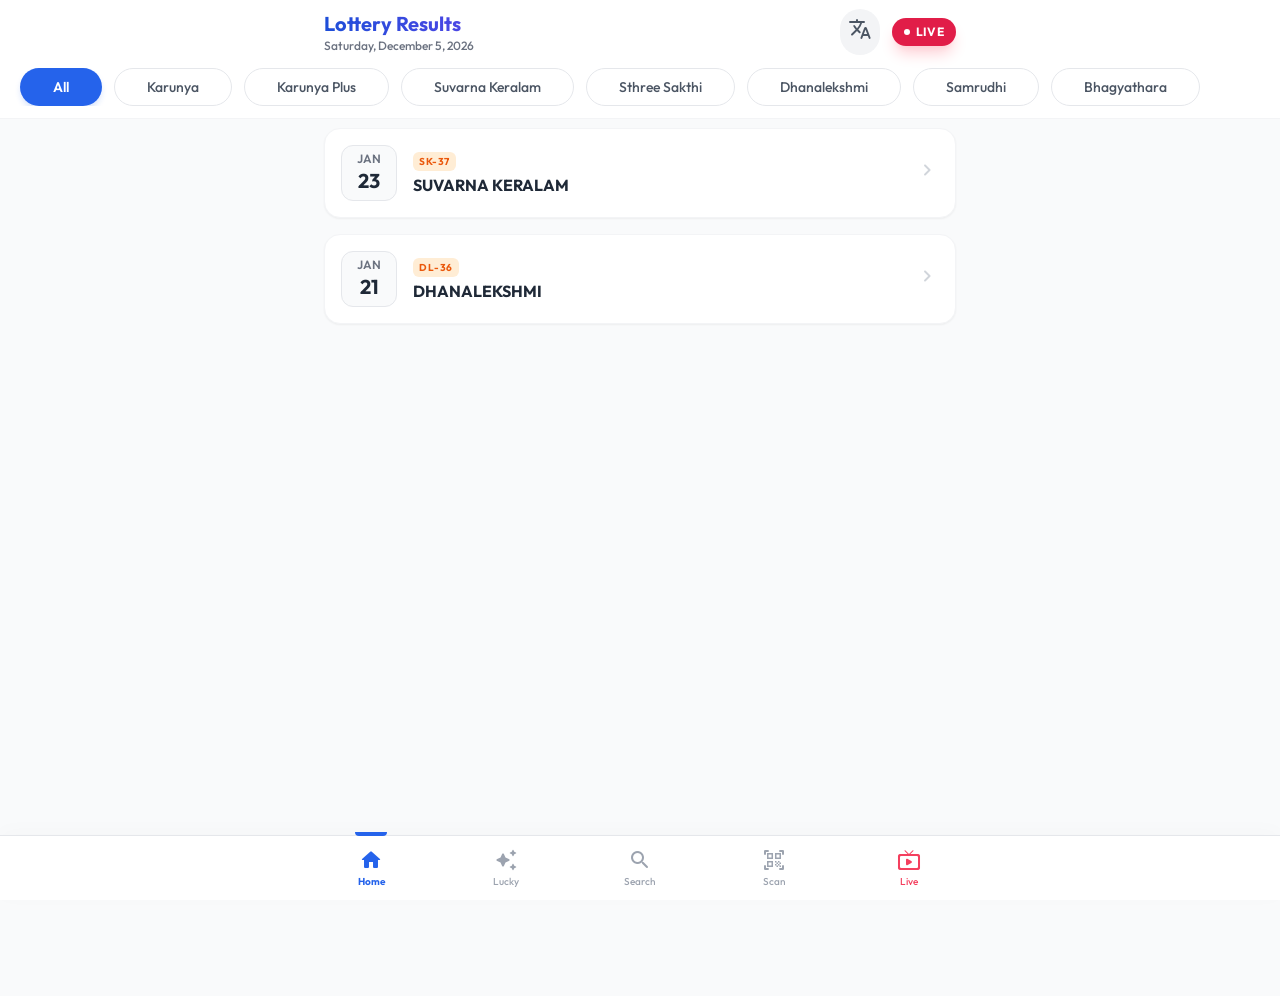
<file: index.html>
<!DOCTYPE html>
<html lang="en">

<head>
  <meta charset="UTF-8">
  <meta name="viewport"
    content="width=device-width, initial-scale=1.0, maximum-scale=1.0, user-scalable=no, viewport-fit=cover">
  <meta name="theme-color" content="#ffffff">
  <title>Kerala Lottery Results</title>
  <link rel="manifest" href="manifest.json">
  <link href="output.css" rel="stylesheet">
  <link rel="preconnect" href="https://fonts.googleapis.com">
  <link rel="preconnect" href="https://fonts.gstatic.com" crossorigin>
  <link href="https://fonts.googleapis.com/css2?family=Outfit:wght@400;500;600;700;800&display=swap" rel="stylesheet">
  <link href="https://fonts.googleapis.com/icon?family=Material+Icons+Round" rel="stylesheet">
  <style>
    body {
      font-family: 'Outfit', sans-serif;
      -webkit-tap-highlight-color: transparent;
    }

    .scrollbar-hide::-webkit-scrollbar {
      display: none;
    }

    .scrollbar-hide {
      -ms-overflow-style: none;
      scrollbar-width: none;
    }

    .glass {
      background: rgba(255, 255, 255, 0.95);
      backdrop-filter: blur(10px);
      -webkit-backdrop-filter: blur(10px);
    }

    /* Animations */
    @keyframes fadeIn {
      from {
        opacity: 0;
      }

      to {
        opacity: 1;
      }
    }

    @keyframes slideUp {
      from {
        transform: translateY(100%);
      }

      to {
        transform: translateY(0);
      }
    }

    .active-tab {
      background-color: #2563eb;
      color: white;
      border-color: transparent;
      box-shadow: 0 4px 6px -1px rgba(37, 99, 235, 0.2);
    }
  </style>
</head>

<body class="bg-gray-50 text-gray-800 min-h-screen pb-24 selection:bg-blue-500 selection:text-white">

  <!-- Mobile Header -->
  <header class="fixed top-0 w-full z-40 glass border-b border-gray-100 transition-all duration-300">
    <div class="px-5 h-16 flex items-center justify-between max-w-2xl mx-auto">
      <div>
        <h1 class="text-xl font-bold bg-clip-text text-transparent bg-gradient-to-r from-blue-700 to-indigo-600"
          id="header-title">
          Lottery Results
        </h1>
        <p class="text-xs text-gray-500 font-medium" id="header-date">Latest Updates</p>
      </div>

      <div class="flex items-center gap-3">
        <button id="langIconBtn"
          class="p-2 rounded-full bg-gray-100 text-gray-600 hover:bg-gray-200 active:scale-95 transition-all">
          <span class="material-icons-round text-xl">translate</span>
        </button>
        <a href="live.html"
          class="live-btn flex items-center gap-1.5 bg-rose-600 text-white px-3 py-1.5 rounded-full shadow-lg shadow-rose-200 active:scale-95 transition-all">
          <span class="w-1.5 h-1.5 rounded-full bg-white animate-pulse"></span>
          <span class="text-xs font-bold tracking-wide">LIVE</span>
        </a>
      </div>
    </div>

    <!-- Categories / Tabs -->
    <div class="px-0 pb-3 pt-1">
      <div class="flex items-center gap-3 overflow-x-auto px-5 scrollbar-hide snap-x" id="lotteryTabs">
        <button
          class="tab-btn active-tab shrink-0 px-8 py-2 rounded-full text-sm font-semibold transition-all snap-start border border-transparent"
          data-category="ALL">All</button>
        <button
          class="tab-btn shrink-0 px-8 py-2 rounded-full text-sm font-medium bg-white text-gray-600 border border-gray-200 snap-start active:scale-95 transition-transform"
          data-category="KARUNYA">Karunya</button>
        <button
          class="tab-btn shrink-0 px-8 py-2 rounded-full text-sm font-medium bg-white text-gray-600 border border-gray-200 snap-start active:scale-95 transition-transform"
          data-category="KARUNYA_PLUS">Karunya Plus</button>
        <button
          class="tab-btn shrink-0 px-8 py-2 rounded-full text-sm font-medium bg-white text-gray-600 border border-gray-200 snap-start active:scale-95 transition-transform"
          data-category="SUVARNA_KERALAM">Suvarna Keralam</button>
        <button
          class="tab-btn shrink-0 px-8 py-2 rounded-full text-sm font-medium bg-white text-gray-600 border border-gray-200 snap-start active:scale-95 transition-transform"
          data-category="STHREE_SAKTHI">Sthree Sakthi</button>
        <button
          class="tab-btn shrink-0 px-8 py-2 rounded-full text-sm font-medium bg-white text-gray-600 border border-gray-200 snap-start active:scale-95 transition-transform"
          data-category="DHANALEKSHMI">Dhanalekshmi</button>
        <button
          class="tab-btn shrink-0 px-8 py-2 rounded-full text-sm font-medium bg-white text-gray-600 border border-gray-200 snap-start active:scale-95 transition-transform"
          data-category="SAMRUDHI">Samrudhi</button>
        <button
          class="tab-btn shrink-0 px-8 py-2 rounded-full text-sm font-medium bg-white text-gray-600 border border-gray-200 snap-start active:scale-95 transition-transform"
          data-category="BHAGYATHARA">Bhagyathara</button>
      </div>
    </div>
  </header>

  <!-- Language Popup -->
  <div id="langPopup"
    class="hidden fixed inset-0 z-[60] flex items-end sm:items-center justify-center bg-black/40 backdrop-blur-sm transition-opacity"
    style="animation: fadeIn 0.2s ease-out;">
    <div class="bg-white w-full sm:w-80 rounded-t-2xl sm:rounded-2xl p-6 shadow-2xl transform transition-transform"
      style="animation: slideUp 0.3s cubic-bezier(0.16, 1, 0.3, 1);">
      <div class="flex justify-between items-center mb-6">
        <h3 class="text-lg font-bold text-gray-800">Choose Language</h3>
        <button class="p-2 bg-gray-100 rounded-full active:bg-gray-200 transition-colors"
          onclick="document.getElementById('langPopup').classList.add('hidden')">
          <span class="material-icons-round text-gray-500">close</span>
        </button>
      </div>
      <div class="space-y-3">
        <button
          class="lang-popup-btn w-full flex items-center justify-between p-4 rounded-xl border border-gray-100 hover:border-blue-500 hover:bg-blue-50 active:bg-blue-100 transition-all font-medium"
          data-lang="en">
          <span>English</span>
          <span class="text-xl">🇺🇸</span>
        </button>
        <button
          class="lang-popup-btn w-full flex items-center justify-between p-4 rounded-xl border border-gray-100 hover:border-blue-500 hover:bg-blue-50 active:bg-blue-100 transition-all font-medium"
          data-lang="ml">
          <span>മലയാളം</span>
          <span class="text-xl">🇮🇳</span>
        </button>
        <button
          class="lang-popup-btn w-full flex items-center justify-between p-4 rounded-xl border border-gray-100 hover:border-blue-500 hover:bg-blue-50 active:bg-blue-100 transition-all font-medium"
          data-lang="ta">
          <span>தமிழ்</span>
          <span class="text-xl">🇮🇳</span>
        </button>
      </div>
    </div>
  </div>

  <!-- Main Content -->
  <main class="pt-32 px-5 max-w-2xl mx-auto min-h-screen">

    <!-- Grid -->
    <div id="lottery-grid" class="grid grid-cols-1 gap-4 pb-4">
      <!-- JS Injected Cards -->
    </div>

    <div id="no-results-message" class="hidden flex flex-col items-center justify-center py-20 text-center">
      <div class="w-16 h-16 bg-gray-100 rounded-full flex items-center justify-center mb-4">
        <span class="material-icons-round text-gray-400 text-3xl">inbox</span>
      </div>
      <p class="text-gray-500 font-medium">No particular results found.</p>
    </div>

  </main>

  <!-- Bottom Navigation -->
  <nav
    class="fixed bottom-0 left-0 w-full bg-white/90 backdrop-blur-md border-t border-gray-200 pb-safe z-40 shadow-[0_-4px_20px_rgba(0,0,0,0.02)]">
    <div class="flex justify-around items-center h-16 max-w-2xl mx-auto">
      <a href="index.html" class="flex flex-col items-center justify-center w-full h-full text-blue-600 relative">
        <div class="absolute -top-1 w-8 h-1 bg-blue-600 rounded-b-full"></div>
        <span class="material-icons-round text-2xl mb-0.5 animate-bounce-short">home</span>
        <span class="text-[10px] font-bold">Home</span>
      </a>
      <a href="prediction.html"
        class="flex flex-col items-center justify-center w-full h-full text-gray-400 hover:text-blue-500 transition-colors">
        <span class="material-icons-round text-2xl mb-0.5">auto_awesome</span>
        <span class="text-[10px] font-medium">Lucky</span>
      </a>
      <a href="search.html"
        class="flex flex-col items-center justify-center w-full h-full text-gray-400 hover:text-blue-500 transition-colors">
        <span class="material-icons-round text-2xl mb-0.5">search</span>
        <span class="text-[10px] font-medium">Search</span>
      </a>
      <a href="scanner.html"
        class="flex flex-col items-center justify-center w-full h-full text-gray-400 hover:text-blue-500 transition-colors">
        <span class="material-icons-round text-2xl mb-0.5">qr_code_scanner</span>
        <span class="text-[10px] font-medium">Scan</span>
      </a>
      <a href="live.html"
        class="flex flex-col items-center justify-center w-full h-full text-gray-400 hover:text-blue-500 transition-colors">
        <span class="material-icons-round text-2xl mb-0.5 text-rose-500">live_tv</span>
        <span class="text-[10px] font-medium text-rose-500">Live</span>
      </a>
    </div>
  </nav>

  <script>
    // Language logic
    let currentLang = localStorage.getItem('lang') || 'en';

    const langStrings = {
      en: 'Lottery Results',
      ml: 'ലോട്ടറി ഫലം',
      ta: 'லாட்டரி முடிவுகள்'
    };

    // Update Header Date
    const dateOptions = { weekday: 'long', year: 'numeric', month: 'long', day: 'numeric' };
    document.getElementById('header-date').textContent = new Date().toLocaleDateString('en-US', dateOptions);

    const lotteryNameTranslations = {
      SAMRUDHI: { en: 'SAMRUDHI', ml: 'സമൃദ്ധി', ta: 'சம்ருத்தி' },
      BHAGYATHARA: { en: 'BHAGYATHARA', ml: 'ഭാഗ്യതാര', ta: 'பாக்யதாரா' },
      STHREE_SAKTHI: { en: 'STHREE-SAKTHI', ml: 'സ്ത്രീ-ശക്തി', ta: 'ஸ்த்ரீ-சக்தி' },
      DHANALEKSHMI: { en: 'DHANALEKSHMI', ml: 'ധനലക്ഷ്മി', ta: 'தனலட்சுமி' },
      KARUNYA_PLUS: { en: 'KARUNYA PLUS', ml: 'കരുണ്യ പ്ലസ്', ta: 'கருண்யா பிளஸ்' },
      SUVARNA_KERALAM: { en: 'SUVARNA KERALAM', ml: 'സുവർണ കേരളം', ta: 'சுவர்ண கேரளம்' },
      KARUNYA: { en: 'KARUNYA', ml: 'കരുണ്യ', ta: 'கருண்யா' },
      POOJA_BUMPER: { en: 'POOJA BUMPER', ml: 'പൂജാ ബമ്പർ', ta: 'பூஜா பம்பர்' }
    };

    function setLang(lang) {
      currentLang = lang;
      localStorage.setItem('lang', lang);
      document.getElementById('header-title').textContent = langStrings[lang] || langStrings['en'];
      renderLotteryCards(lang);
    }

    // Language popup setup
    document.addEventListener('DOMContentLoaded', function () {
      const langIconBtn = document.getElementById('langIconBtn');
      const langPopup = document.getElementById('langPopup');
      const langPopupBtns = langPopup.querySelectorAll('.lang-popup-btn');

      langIconBtn.addEventListener('click', function (e) {
        e.stopPropagation();
        langPopup.classList.toggle('hidden');
      });

      document.body.addEventListener('click', function (e) {
        if (!langPopup.contains(e.target) && !langIconBtn.contains(e.target)) {
          langPopup.classList.add('hidden');
        }
      });

      langPopupBtns.forEach(btn => {
        btn.addEventListener('click', function () {
          setLang(this.getAttribute('data-lang'));
          langPopup.classList.add('hidden');
        });
      });

      setLang(currentLang);
    });

    async function renderLotteryCards(lang, filterCategory = 'ALL') {
      let cardData = [];
      const bumperLotteries = [
        {
          name: 'NEW YEAR BUMPER', shortName: 'NY', drawNumber: 'XX', date: '2026-01-15',
          translations: { en: 'NEW YEAR BUMPER', ml: 'പുതുവത്സര ബമ്പർ', ta: 'புத்தாண்டு பம்பர்' }
        },
        {
          name: 'SUMMER BUMPER', shortName: 'SB', drawNumber: 'XX', date: '2026-03-20',
          translations: { en: 'SUMMER BUMPER', ml: 'വേനൽ ബമ്പർ', ta: 'கோடை பம்பர்' }
        },
        {
          name: 'MONSOON BUMPER 2025', shortName: 'BR', drawNumber: '104', date: '2025-07-23',
          translations: { en: 'MONSOON BUMPER 2025', ml: 'മൺസൂൺ ബമ്പർ 2025', ta: 'மான்சூன் பம்பர் 2025' }
        },
        {
          name: 'POOJA BUMPER 2025', shortName: 'BR', drawNumber: '106', date: '2025-11-22',
          translations: { en: 'POOJA BUMPER 2025', ml: 'പൂജാ ബമ്പർ 2025', ta: 'பூஜா பம்பர் 2025' }
        }
      ];

      const catMap = {
        'SAMRUDHI': 'SM', 'BHAGYATHARA': 'BT', 'STHREE_SAKTHI': 'SS', 'DHANALEKSHMI': 'DL',
        'KARUNYA_PLUS': 'KN', 'SUVARNA_KERALAM': 'SK', 'KARUNYA': 'KR', 'POOJA_BUMPER': 'BR'
      };

      const now = new Date();
      const istTime = new Date(now.getTime() + (330 * 60 * 1000));
      const todayStr = istTime.toISOString().split('T')[0];
      const noResultsMessage = document.getElementById('no-results-message');
      let hasTodayResult = false;

      let manifest = [];
      try {
        const res = await fetch('result_manifest.json?v=' + new Date().getTime());
        manifest = await res.json();
      } catch (e) {
        console.error("Failed to load manifest", e);
        return;
      }

      if (filterCategory === 'ALL') {
        bumperLotteries.forEach(bumper => {
          const m = manifest.find(x => x.code === bumper.shortName && x.date === bumper.date);
          if (m) {
            const isNew = (bumper.date === todayStr);
            if (isNew) hasTodayResult = true;
            const translatedName = bumper.translations[lang] || bumper.translations['en'];
            cardData.push(createCardObj(m.filename, isNew, bumper.shortName, bumper.drawNumber, translatedName, bumper.date));
          }
        });
      }

      let filtered = manifest.filter(item => {
        if (filterCategory === 'ALL') return true;
        const filterCatMap = catMap;
        return item.code === filterCatMap[filterCategory];
      });


      filtered.forEach(item => {
        if (bumperLotteries.some(b => b.shortName === item.code && b.date === item.date)) return;
        const isNew = (item.date === todayStr);
        if (isNew) hasTodayResult = true;

        let translatedName = item.code || 'Unknown';
        for (const [cat, val] of Object.entries(lotteryNameTranslations)) {
          if (catMap[cat] === item.code) {
            translatedName = val[lang] || val.en;
            break;
          }
        }

        cardData.push(createCardObj(item.filename, isNew, item.code, item.draw_number, translatedName, item.date));
      });

      cardData.sort((a, b) => new Date(b.date) - new Date(a.date));

      const grid = document.getElementById('lottery-grid');
      grid.innerHTML = cardData.map(c => c.html).join('');
      noResultsMessage.classList.toggle('hidden', cardData.length > 0);
    }

    function createCardObj(filename, isNew, code, drawNum, name, date) {
      const dateObj = new Date(date);
      const day = dateObj.toLocaleDateString('en-US', { day: 'numeric' });
      const month = dateObj.toLocaleDateString('en-US', { month: 'short' });

      // Dynamic color based on code 
      const colors = ['bg-purple-100 text-purple-600', 'bg-blue-100 text-blue-600', 'bg-emerald-100 text-emerald-600', 'bg-orange-100 text-orange-600', 'bg-pink-100 text-pink-600'];
      const colorClass = colors[code.charCodeAt(0) % colors.length];

      return {
        date: date,
        html: `
            <a href="result.html?file=${filename}" class="group relative flex items-center bg-white p-4 rounded-2xl shadow-sm border border-gray-100 active:scale-[0.98] transition-all duration-200">
                ${isNew ? '<div class="absolute -top-1 -right-1 bg-red-500 text-white text-[10px] font-bold px-2 py-0.5 rounded-full shadow-md z-10 animate-pulse">NEW</div>' : ''}
                
                <!-- Date Box -->
                <div class="flex-shrink-0 w-14 h-14 bg-gray-50 rounded-xl flex flex-col items-center justify-center border border-gray-200 group-hover:bg-blue-50 group-hover:border-blue-200 transition-colors">
                    <span class="text-xs font-semibold text-gray-500 uppercase group-hover:text-blue-500">${month}</span>
                    <span class="text-xl font-bold text-gray-800 group-hover:text-blue-600 line-height-1">${day}</span>
                </div>
                
                <!-- Content -->
                <div class="ml-4 flex-1 min-w-0">
                    <div class="flex items-center gap-2 mb-1">
                        <span class="text-[10px] font-bold tracking-wider px-1.5 py-0.5 rounded-md ${colorClass}">${code}-${drawNum}</span>
                    </div>
                    <h3 class="text-base font-bold text-gray-800 truncate leading-tight">${name}</h3>
                </div>
                
                <!-- Arrow -->
                <div class="ml-2 flex-shrink-0">
                    <span class="material-icons-round text-gray-300 group-hover:text-blue-500 transition-colors">chevron_right</span>
                </div>
            </a>`
      }
    }

    // Tabs
    const tabs = document.querySelectorAll('.tab-btn');
    tabs.forEach(tab => {
      tab.addEventListener('click', function () {
        tabs.forEach(t => {
          t.classList.remove('active-tab');
          t.classList.add('bg-white', 'text-gray-600', 'border-gray-200');
        });
        this.classList.add('active-tab');
        this.classList.remove('bg-white', 'text-gray-600', 'border-gray-200');
        renderLotteryCards(currentLang, this.dataset.category);
      });
    });

  </script>
</body>

</html>
</file>
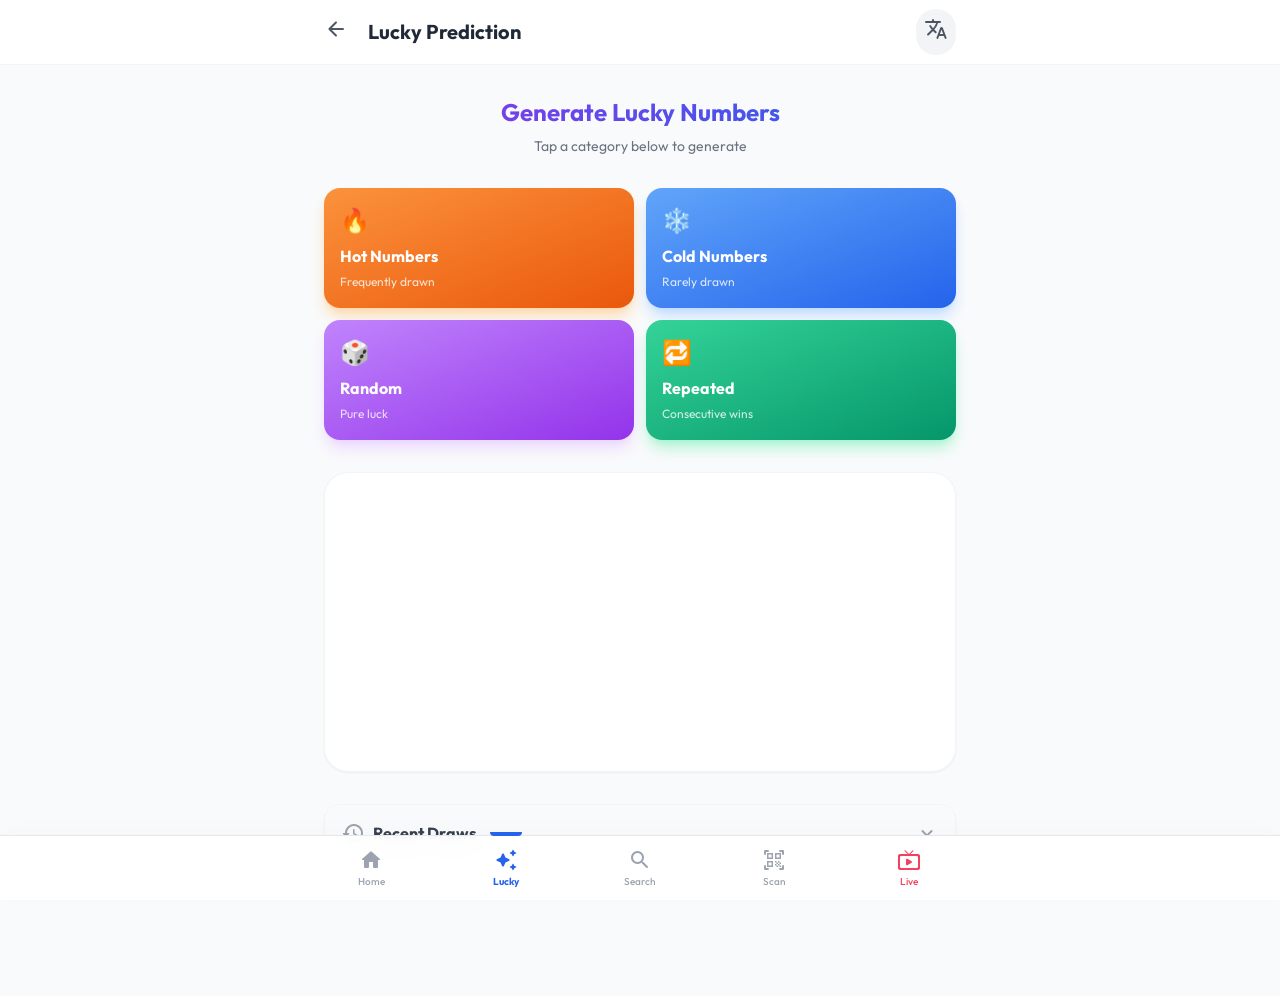
<file: prediction.html>
<!DOCTYPE html>
<html lang="en">

<head>
  <meta charset="UTF-8">
  <meta name="viewport"
    content="width=device-width, initial-scale=1.0, maximum-scale=1.0, user-scalable=no, viewport-fit=cover">
  <title>Lucky Prediction</title>
  <link href="output.css" rel="stylesheet">
  <link rel="manifest" href="manifest.json">
  <link rel="preconnect" href="https://fonts.googleapis.com">
  <link rel="preconnect" href="https://fonts.gstatic.com" crossorigin>
  <link href="https://fonts.googleapis.com/css2?family=Outfit:wght@400;500;600;700;800&display=swap" rel="stylesheet">
  <link href="https://fonts.googleapis.com/icon?family=Material+Icons+Round" rel="stylesheet">
  <style>
    body {
      font-family: 'Outfit', sans-serif;
      -webkit-tap-highlight-color: transparent;
    }

    .glass {
      background: rgba(255, 255, 255, 0.95);
      backdrop-filter: blur(10px);
      -webkit-backdrop-filter: blur(10px);
    }

    /* Animations */
    @keyframes fadeUp {
      0% {
        opacity: 0;
        transform: translateY(20px) scale(0.95);
      }

      60% {
        opacity: 1;
        transform: translateY(-4px) scale(1.05);
      }

      100% {
        opacity: 1;
        transform: translateY(0) scale(1);
      }
    }

    .number-badge {
      animation: fadeUp 0.5s cubic-bezier(.23, 1.5, .32, 1) forwards;
      opacity: 0;
    }
  </style>
</head>

<body class="bg-gray-50 text-gray-800 min-h-screen pb-24 selection:bg-blue-500 selection:text-white">

  <!-- Header -->
  <header class="fixed top-0 w-full z-40 glass border-b border-gray-100 transition-all duration-300">
    <div class="px-5 h-16 flex items-center justify-between max-w-2xl mx-auto">
      <div class="flex items-center gap-3">
        <button onclick="goBack()"
          class="p-2 -ml-2 rounded-full hover:bg-gray-100 active:scale-95 transition-all text-gray-600">
          <span class="material-icons-round text-2xl">arrow_back</span>
        </button>
        <h1 class="text-xl font-bold text-gray-800" id="header-title">Prediction</h1>
      </div>

      <div class="flex items-center gap-2">
        <button id="langIconBtn"
          class="p-2 rounded-full bg-gray-100 text-gray-600 hover:bg-gray-200 active:scale-95 transition-all">
          <span class="material-icons-round text-xl">translate</span>
        </button>
      </div>
    </div>
  </header>

  <!-- Language Popup -->
  <div id="langPopup"
    class="hidden fixed inset-0 z-[60] flex items-end sm:items-center justify-center bg-black/40 backdrop-blur-sm transition-opacity">
    <div class="bg-white w-full sm:w-80 rounded-t-2xl sm:rounded-2xl p-6 shadow-2xl transform transition-transform">
      <div class="flex justify-between items-center mb-6">
        <h3 class="text-lg font-bold text-gray-800">Choose Language</h3>
        <button class="p-2 bg-gray-100 rounded-full active:bg-gray-200 transition-colors"
          onclick="document.getElementById('langPopup').classList.add('hidden')">
          <span class="material-icons-round text-gray-500">close</span>
        </button>
      </div>
      <div class="space-y-3">
        <button
          class="lang-popup-btn w-full flex items-center justify-between p-4 rounded-xl border border-gray-100 hover:border-blue-500 hover:bg-blue-50 active:bg-blue-100 transition-all font-medium"
          data-lang="en">
          <span>English</span>
          <span class="text-xl">🇺🇸</span>
        </button>
        <button
          class="lang-popup-btn w-full flex items-center justify-between p-4 rounded-xl border border-gray-100 hover:border-blue-500 hover:bg-blue-50 active:bg-blue-100 transition-all font-medium"
          data-lang="ml">
          <span>മലയാളം</span>
          <span class="text-xl">🇮🇳</span>
        </button>
        <button
          class="lang-popup-btn w-full flex items-center justify-between p-4 rounded-xl border border-gray-100 hover:border-blue-500 hover:bg-blue-50 active:bg-blue-100 transition-all font-medium"
          data-lang="ta">
          <span>தமிழ்</span>
          <span class="text-xl">🇮🇳</span>
        </button>
      </div>
    </div>
  </div>

  <main class="pt-24 px-5 max-w-2xl mx-auto min-h-screen space-y-8">

    <div class="text-center">
      <h2 class="text-2xl font-bold bg-clip-text text-transparent bg-gradient-to-r from-purple-600 to-blue-600 mb-2"
        id="luckyTitle">Generate Lucky Numbers</h2>
      <p class="text-gray-500 text-sm">Tap a category below to generate</p>
    </div>

    <!-- Controls -->
    <div class="grid grid-cols-2 gap-3">
      <button id="hotBtn" disabled
        class="bg-gradient-to-br from-orange-400 to-orange-600 text-white p-4 rounded-2xl shadow-lg shadow-orange-200 active:scale-95 transition-all text-left group">
        <span class="text-2xl block mb-2 group-hover:scale-110 transition-transform origin-left">🔥</span>
        <span class="font-bold block lang-hot">Hot Numbers</span>
        <span class="text-xs opacity-80">Frequently drawn</span>
      </button>
      <button id="coldBtn" disabled
        class="bg-gradient-to-br from-blue-400 to-blue-600 text-white p-4 rounded-2xl shadow-lg shadow-blue-200 active:scale-95 transition-all text-left group">
        <span class="text-2xl block mb-2 group-hover:scale-110 transition-transform origin-left">❄️</span>
        <span class="font-bold block lang-cold">Cold Numbers</span>
        <span class="text-xs opacity-80">Rarely drawn</span>
      </button>
      <button id="randomBtn" disabled
        class="bg-gradient-to-br from-purple-400 to-purple-600 text-white p-4 rounded-2xl shadow-lg shadow-purple-200 active:scale-95 transition-all text-left group">
        <span class="text-2xl block mb-2 group-hover:scale-110 transition-transform origin-left">🎲</span>
        <span class="font-bold block lang-random">Random</span>
        <span class="text-xs opacity-80">Pure luck</span>
      </button>
      <button id="repeatBtn" disabled
        class="bg-gradient-to-br from-emerald-400 to-emerald-600 text-white p-4 rounded-2xl shadow-lg shadow-emerald-200 active:scale-95 transition-all text-left group">
        <span class="text-2xl block mb-2 group-hover:scale-110 transition-transform origin-left">🔁</span>
        <span class="font-bold block lang-repeat">Repeated</span>
        <span class="text-xs opacity-80">Consecutive wins</span>
      </button>
    </div>

    <!-- Results Area -->
    <div class="bg-white rounded-3xl p-6 shadow-sm border border-gray-100 min-h-[300px]">
      <div id="loadingMsg" class="flex flex-col items-center justify-center h-48 space-y-4">
        <div class="w-8 h-8 border-4 border-blue-500 border-t-transparent rounded-full animate-spin"></div>
        <span class="text-gray-400 font-medium">Analyzing patterns...</span>
      </div>

      <div id="spinner" style="display:none;" class="flex justify-center p-8">
        <div class="w-10 h-10 border-4 border-blue-500 border-t-transparent rounded-full animate-spin"></div>
      </div>

      <div id="bigNumber"
        class="hidden text-center py-8 mb-6 bg-gradient-to-r from-blue-600 to-indigo-600 rounded-2xl text-white shadow-lg cursor-pointer active:scale-95 transition-transform select-none">
        <!-- Big number content injected here -->
      </div>

      <h3 id="numberLabel" class="text-center font-bold text-gray-800 mb-4 text-lg hidden"></h3>
      <div id="numberGrid" class="grid grid-cols-4 sm:grid-cols-6 gap-3"></div>

      <h3 id="numberLabel6" class="text-center font-bold text-gray-800 mt-8 mb-4 text-lg hidden"></h3>
      <div id="numberGrid6" class="grid grid-cols-3 sm:grid-cols-4 gap-3"></div>
    </div>

    <!-- Recent Draws Collapsible -->
    <div class="bg-white rounded-2xl shadow-sm border border-gray-100 overflow-hidden" id="recentCard">
      <button id="toggleRecentBtn"
        class="w-full flex items-center justify-between p-4 bg-gray-50 hover:bg-gray-100 transition-colors">
        <span class="font-bold text-gray-700 flex items-center gap-2">
          <span class="material-icons-round text-gray-400">history</span>
          <span class="lang-recent">Recent Draws</span>
        </span>
        <span class="material-icons-round text-gray-400 transition-transform" id="recentArrow">expand_more</span>
      </button>
      <div id="recentDraws" class="hidden p-4 space-y-3 bg-gray-50/50"></div>
    </div>

  </main>

  <nav
    class="fixed bottom-0 left-0 w-full bg-white/90 backdrop-blur-md border-t border-gray-200 pb-safe z-40 shadow-[0_-4px_20px_rgba(0,0,0,0.02)]">
    <div class="flex justify-around items-center h-16 max-w-2xl mx-auto">
      <a href="index.html"
        class="flex flex-col items-center justify-center w-full h-full text-gray-400 hover:text-blue-500 transition-colors">
        <span class="material-icons-round text-2xl mb-0.5">home</span>
        <span class="text-[10px] font-medium">Home</span>
      </a>
      <a href="prediction.html" class="flex flex-col items-center justify-center w-full h-full text-blue-600 relative">
        <div class="absolute -top-1 w-8 h-1 bg-blue-600 rounded-b-full"></div>
        <span class="material-icons-round text-2xl mb-0.5 animate-bounce-short">auto_awesome</span>
        <span class="text-[10px] font-bold">Lucky</span>
      </a>
      <a href="search.html"
        class="flex flex-col items-center justify-center w-full h-full text-gray-400 hover:text-blue-500 transition-colors">
        <span class="material-icons-round text-2xl mb-0.5">search</span>
        <span class="text-[10px] font-medium">Search</span>
      </a>
      <a href="scanner.html"
        class="flex flex-col items-center justify-center w-full h-full text-gray-400 hover:text-blue-500 transition-colors">
        <span class="material-icons-round text-2xl mb-0.5">qr_code_scanner</span>
        <span class="text-[10px] font-medium">Scan</span>
      </a>
      <a href="live.html"
        class="flex flex-col items-center justify-center w-full h-full text-gray-400 hover:text-blue-500 transition-colors">
        <span class="material-icons-round text-2xl mb-0.5 text-rose-500">live_tv</span>
        <span class="text-[10px] font-medium text-rose-500">Live</span>
      </a>
    </div>
  </nav>

  <script>
    // --- Logic Transferred & Adapted ---

    // UI Elements
    const hotBtn = document.getElementById('hotBtn');
    const coldBtn = document.getElementById('coldBtn');
    const randomBtn = document.getElementById('randomBtn');
    const repeatBtn = document.getElementById('repeatBtn');
    const loadingMsg = document.getElementById('loadingMsg');
    const spinner = document.getElementById('spinner');
    const bigNumber = document.getElementById('bigNumber');
    const numberGrid = document.getElementById('numberGrid');
    const numberLabel = document.getElementById('numberLabel');
    const numberGrid6 = document.getElementById('numberGrid6');
    const numberLabel6 = document.getElementById('numberLabel6');
    const recentDraws = document.getElementById('recentDraws');
    const toggleRecentBtn = document.getElementById('toggleRecentBtn');

    // Language Support
    const langStrings = {
      en: {
        header: 'Lucky Prediction',
        title: 'Generate Lucky Numbers',
        hot: 'Hot Numbers', cold: 'Cold Numbers', random: 'Random', repeat: 'Repeated',
        recent: 'Recent Draws', show: 'Show', hide: 'Hide',
        msgTap: 'Tap to copy', msgCopied: 'Copied!'
      },
      ml: {
        header: 'ഭാഗ്യ പ്രവചനം',
        title: 'ഭാഗ്യസംഖ്യകൾ',
        hot: 'കൂടുതൽ വന്നവ', cold: 'കുറവ് വന്നവ', random: 'റാൻഡം', repeat: 'ആവർത്തിച്ചവ',
        recent: 'സമീപകാല നറുക്കെടുപ്പുകൾ', show: 'കാണിക്കുക', hide: 'മറയ്ക്കുക',
        msgTap: 'പകർത്താൻ അമർത്തുക', msgCopied: 'പകർത്തി!'
      },
      ta: {
        header: 'அதிர்ஷ்ட கணிப்பு',
        title: 'அதிர்ஷ்ட எண்கள்',
        hot: 'அதிகம் வந்தவை', cold: 'குறைவாக வந்தவை', random: 'சீரற்ற', repeat: 'மீண்டும்',
        recent: 'சமீபத்திய டிரா', show: 'காட்டு', hide: 'மறை',
        msgTap: 'நகலெடுக்க தட்டவும்', msgCopied: 'நகலெடுக்கப்பட்டது!'
      }
    };

    let currentLang = localStorage.getItem('lang') || 'en';

    function setLang(lang) {
      currentLang = lang;
      localStorage.setItem('lang', lang);
      const t = langStrings[lang];

      document.getElementById('header-title').textContent = t.header;
      document.getElementById('luckyTitle').textContent = t.title;

      // Update labels
      document.querySelector('.lang-hot').textContent = t.hot;
      document.querySelector('.lang-cold').textContent = t.cold;
      document.querySelector('.lang-random').textContent = t.random;
      document.querySelector('.lang-repeat').textContent = t.repeat;
      document.querySelector('.lang-recent').textContent = t.recent;

      // Update popups buttons style
      document.querySelectorAll('.lang-popup-btn').forEach(btn => {
        if (btn.dataset.lang === lang) btn.classList.add('bg-blue-50', 'border-blue-500');
        else btn.classList.remove('bg-blue-50', 'border-blue-500');
      });
    }

    // Popup Logic
    const langIconBtn = document.getElementById('langIconBtn');
    const langPopup = document.getElementById('langPopup');

    langIconBtn.addEventListener('click', (e) => {
      e.stopPropagation();
      langPopup.classList.remove('hidden');
    });

    document.body.addEventListener('click', (e) => {
      if (!langPopup.contains(e.target) && !langIconBtn.contains(e.target)) {
        langPopup.classList.add('hidden');
      }
    });

    document.querySelectorAll('.lang-popup-btn').forEach(btn => {
      btn.addEventListener('click', () => {
        setLang(btn.dataset.lang);
        langPopup.classList.add('hidden');
      });
    });

    function goBack() {
      window.history.length > 1 ? window.history.back() : window.location.href = 'index.html';
    }

    // Prediction Logic
    let historyData = [];
    let freq4 = {}, freq6 = {}, all4 = [], all6 = [], lastDraws = [];

    async function loadData() {
      try {
        const res = await fetch('history.json');
        if (!res.ok) throw new Error('Failed');
        historyData = await res.json();

        analyzeHistory();
        renderRecentDraws();

        // Enable UI
        loadingMsg.classList.add('hidden');
        [hotBtn, coldBtn, randomBtn, repeatBtn].forEach(b => b.disabled = false);

      } catch (e) {
        loadingMsg.innerHTML = '<span class="text-red-500">Failed to load data.</span>';
      }
    }

    function analyzeHistory() {
      freq4 = {}; freq6 = {}; all4 = []; all6 = []; lastDraws = [];
      historyData.forEach(draw => {
        (draw.numbers4 || []).forEach(n => {
          freq4[n] = (freq4[n] || 0) + 1; all4.push(n);
        });
        (draw.numbers6 || []).forEach(n => {
          freq6[n] = (freq6[n] || 0) + 1; all6.push(n);
        });
        lastDraws.push({ date: draw.date, numbers4: draw.numbers4, numbers6: draw.numbers6 });
      });
    }

    // Helper functions
    function getHotNumbers(freq, count = 24) { return Object.entries(freq).sort((a, b) => b[1] - a[1]).slice(0, count).map(x => x[0]); }
    function getColdNumbers(freq, count = 24) { return Object.entries(freq).sort((a, b) => a[1] - b[1]).slice(0, count).map(x => x[0]); }
    function getRandomNumbers(arr, count = 24) { return arr.slice().sort(() => Math.random() - 0.5).slice(0, count); }
    function getRepeatedNumbersWithCount(freq, minCount = 2, max = 24) {
      return Object.entries(freq).filter(x => x[1] >= minCount).sort((a, b) => b[1] - a[1]).slice(0, max);
    }

    function showNumbers(type) {
      // Reset UI
      bigNumber.classList.add('hidden');
      numberGrid.innerHTML = ''; numberGrid6.innerHTML = '';
      numberLabel.classList.add('hidden'); numberLabel6.classList.add('hidden');
      loadingMsg.classList.add('hidden');
      spinner.style.display = 'flex';

      // Wait a bit for UX
      setTimeout(() => {
        spinner.style.display = 'none';

        let nums = [], nums6 = [], title = '';
        let isRepeated = (type === 'repeat');

        if (type === 'hot') {
          nums = getHotNumbers(freq4, 24); nums6 = getHotNumbers(freq6, 12); title = '🔥 Hot Numbers';
        } else if (type === 'cold') {
          nums = getColdNumbers(freq4, 24); nums6 = getColdNumbers(freq6, 12); title = '❄️ Cold Numbers';
        } else if (type === 'random') {
          nums = getRandomNumbers(all4, 24); nums6 = getRandomNumbers(all6, 12); title = '🎲 Random Numbers';
        } else if (type === 'repeat') {
          nums = getRepeatedNumbersWithCount(freq4, 2, 24); nums6 = getRepeatedNumbersWithCount(freq6, 2, 12); title = '🔁 Repeated Numbers';
        }

        numberLabel.textContent = title + ' (4-Digit)';
        numberLabel.classList.remove('hidden');

        renderGrid(numberGrid, nums, isRepeated);

        if (nums6.length) {
          numberLabel6.textContent = title + ' (6-Digit)';
          numberLabel6.classList.remove('hidden');
          renderGrid(numberGrid6, nums6, isRepeated);
        }

        // Show Big Number if available
        if (nums.length) {
          const val = isRepeated ? nums[0][0] : nums[0];
          bigNumber.innerHTML = `<div class="text-6xl font-black mb-2">${val}</div><div class="text-sm opacity-80 uppercase tracking-widest">Top Prediction</div>`;
          bigNumber.classList.remove('hidden');
          bigNumber.onclick = () => copyToClipboard(val);
        }

      }, 400);
    }

    function renderGrid(container, items, isRepeated) {
      if (items.length === 0) {
        container.innerHTML = '<div class="col-span-full text-center text-gray-400 py-4 italic">No numbers found matching criteria.</div>';
        return;
      }

      items.forEach((item, i) => {
        const val = isRepeated ? item[0] : item;
        const count = isRepeated ? item[1] : null;

        const el = document.createElement('div');
        el.className = `number-badge bg-white border border-gray-100 rounded-xl p-3 flex flex-col items-center justify-center shadow-sm active:scale-95 transition-transform cursor-pointer hover:bg-blue-50 hover:border-blue-200 relative`;
        el.style.animationDelay = `${i * 0.03}s`;

        let html = `<span class="font-bold text-gray-800 text-lg">${val}</span>`;
        if (count) html += `<span class="text-[10px] bg-yellow-100 text-yellow-800 px-1.5 rounded-full font-bold mt-1">${count}x</span>`;

        el.innerHTML = html;
        el.onclick = () => copyToClipboard(val, el);
        container.appendChild(el);
      });
    }

    function copyToClipboard(text, el) {
      navigator.clipboard.writeText(text);
      // Visual feedback
      if (el) {
        el.classList.add('ring-2', 'ring-green-500', 'bg-green-50');
        setTimeout(() => el.classList.remove('ring-2', 'ring-green-500', 'bg-green-50'), 400);
      } else {
        // Big number feedback
        const oldHTML = bigNumber.innerHTML;
        bigNumber.innerHTML = '<div class="text-2xl font-bold py-4">Copied!</div>';
        setTimeout(() => bigNumber.innerHTML = oldHTML, 800);
      }
    }

    function renderRecentDraws() {
      if (lastDraws.length === 0) return;
      const recentContainer = document.getElementById('recentDraws');
      recentContainer.innerHTML = '';

      lastDraws.slice(-5).reverse().forEach(draw => {
        const div = document.createElement('div');
        div.className = 'bg-white rounded-xl p-4 border border-gray-100 shadow-sm';
        div.innerHTML = `
                <div class="flex items-center gap-2 mb-2 text-indigo-600 font-bold border-b border-gray-50 pb-2">
                    <span class="material-icons-round text-sm">event</span>
                    <span>${draw.date}</span>
                </div>
                <div class="space-y-2">
                     <div class="flex flex-wrap gap-1">
                        ${(draw.numbers4 || []).slice(0, 5).map(n => `<span class="bg-gray-100 text-gray-600 text-xs font-mono px-2 py-1 rounded">${n}</span>`).join('')}
                        ${(draw.numbers4 || []).length > 5 ? '<span class="text-xs text-gray-400 self-center">...</span>' : ''}
                     </div>
                </div>
             `;
        recentContainer.appendChild(div);
      });
    }

    // Toggle Recent
    toggleRecentBtn.onclick = () => {
      const pan = document.getElementById('recentDraws');
      const arrow = document.getElementById('recentArrow');
      if (pan.classList.contains('hidden')) {
        pan.classList.remove('hidden');
        arrow.style.transform = 'rotate(180deg)';
      } else {
        pan.classList.add('hidden');
        arrow.style.transform = 'rotate(0deg)';
      }
    };

    // Events
    hotBtn.onclick = () => showNumbers('hot');
    coldBtn.onclick = () => showNumbers('cold');
    randomBtn.onclick = () => showNumbers('random');
    repeatBtn.onclick = () => showNumbers('repeat');

    // Init
    setLang(currentLang);
    loadData();

  </script>
</body>

</html>
</file>
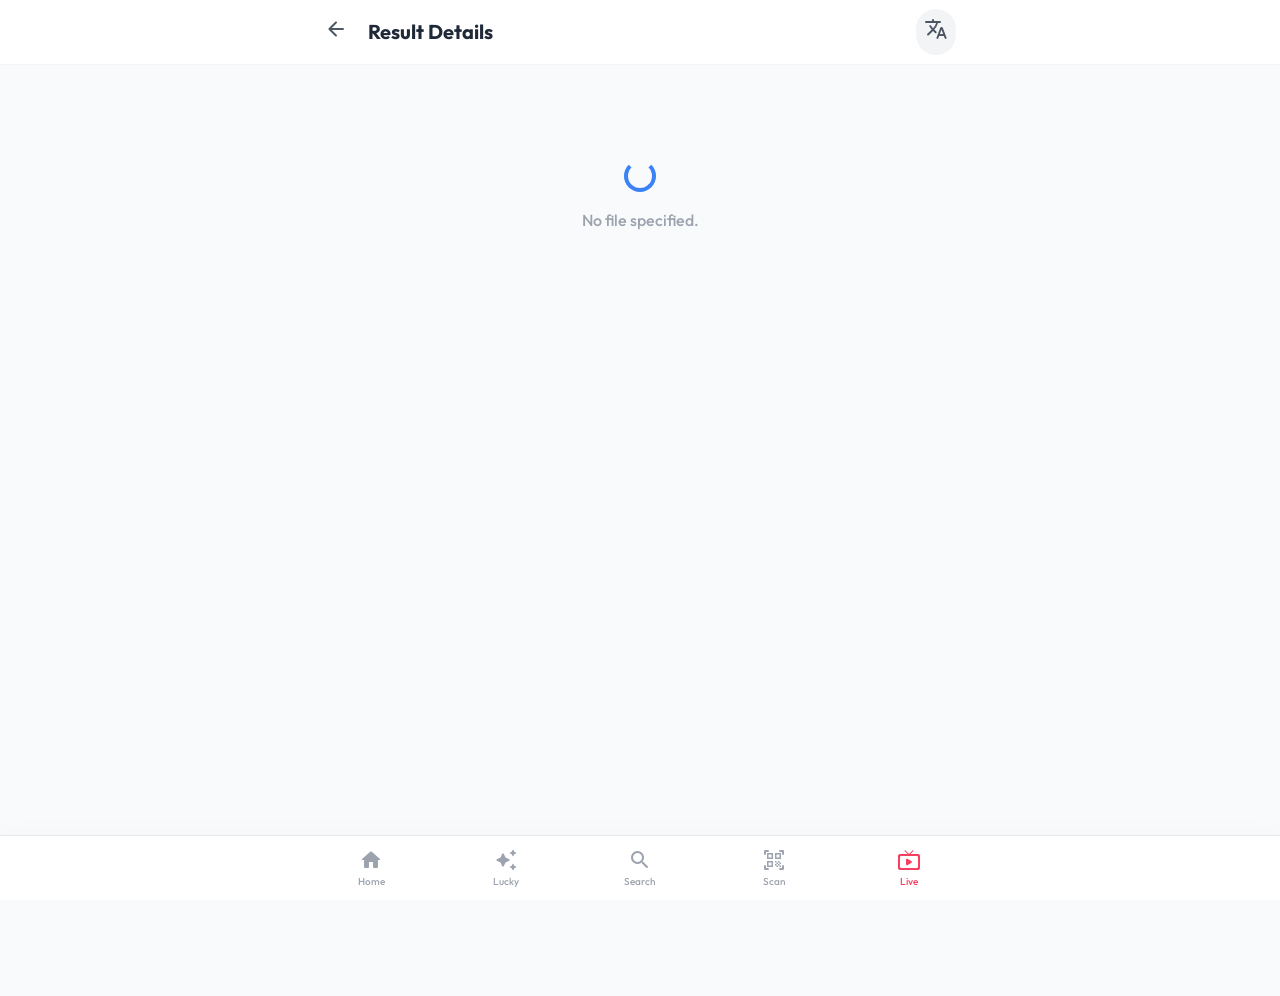
<file: result.html>
<!DOCTYPE html>
<html lang="en">

<head>
  <meta charset="UTF-8">
  <meta name="viewport"
    content="width=device-width, initial-scale=1.0, maximum-scale=1.0, user-scalable=no, viewport-fit=cover">
  <meta name="theme-color" content="#ffffff">
  <title>Result Details</title>
  <link rel="manifest" href="manifest.json">
  <link href="output.css" rel="stylesheet">
  <link rel="preconnect" href="https://fonts.googleapis.com">
  <link rel="preconnect" href="https://fonts.gstatic.com" crossorigin>
  <link href="https://fonts.googleapis.com/css2?family=Outfit:wght@400;500;600;700;800&display=swap" rel="stylesheet">
  <link href="https://fonts.googleapis.com/icon?family=Material+Icons+Round" rel="stylesheet">
  <style>
    body {
      font-family: 'Outfit', sans-serif;
      -webkit-tap-highlight-color: transparent;
    }

    .scrollbar-hide::-webkit-scrollbar {
      display: none;
    }

    .glass {
      background: rgba(255, 255, 255, 0.95);
      backdrop-filter: blur(10px);
      -webkit-backdrop-filter: blur(10px);
    }

    /* Animations */
    @keyframes fadeIn {
      from {
        opacity: 0;
      }

      to {
        opacity: 1;
      }
    }

    @keyframes slideUp {
      from {
        transform: translateY(100%);
      }

      to {
        transform: translateY(0);
      }
    }
  </style>
</head>

<body class="bg-gray-50 text-gray-800 min-h-screen pb-24 selection:bg-blue-500 selection:text-white">

  <!-- Header -->
  <header class="fixed top-0 w-full z-40 glass border-b border-gray-100 transition-all duration-300">
    <div class="px-5 h-16 flex items-center justify-between max-w-2xl mx-auto">
      <div class="flex items-center gap-3">
        <button onclick="goBack()"
          class="p-2 -ml-2 rounded-full hover:bg-gray-100 active:scale-95 transition-all text-gray-600">
          <span class="material-icons-round text-2xl">arrow_back</span>
        </button>
        <h1 class="text-xl font-bold text-gray-800" id="header-title">Result Details</h1>
      </div>

      <div class="flex items-center gap-2">
        <button id="langIconBtn"
          class="p-2 rounded-full bg-gray-100 text-gray-600 hover:bg-gray-200 active:scale-95 transition-all">
          <span class="material-icons-round text-xl">translate</span>
        </button>
      </div>
    </div>
  </header>

  <!-- Language Popup -->
  <div id="langPopup"
    class="hidden fixed inset-0 z-[60] flex items-end sm:items-center justify-center bg-black/40 backdrop-blur-sm transition-opacity"
    style="animation: fadeIn 0.2s ease-out;">
    <div class="bg-white w-full sm:w-80 rounded-t-2xl sm:rounded-2xl p-6 shadow-2xl transform transition-transform"
      style="animation: slideUp 0.3s cubic-bezier(0.16, 1, 0.3, 1);">
      <div class="flex justify-between items-center mb-6">
        <h3 class="text-lg font-bold text-gray-800">Choose Language</h3>
        <button class="p-2 bg-gray-100 rounded-full active:bg-gray-200 transition-colors"
          onclick="document.getElementById('langPopup').classList.add('hidden')">
          <span class="material-icons-round text-gray-500">close</span>
        </button>
      </div>
      <div class="space-y-3">
        <button
          class="lang-popup-btn w-full flex items-center justify-between p-4 rounded-xl border border-gray-100 hover:border-blue-500 hover:bg-blue-50 active:bg-blue-100 transition-all font-medium"
          data-lang="en">
          <span>English</span>
          <span class="text-xl">🇺🇸</span>
        </button>
        <button
          class="lang-popup-btn w-full flex items-center justify-between p-4 rounded-xl border border-gray-100 hover:border-blue-500 hover:bg-blue-50 active:bg-blue-100 transition-all font-medium"
          data-lang="ml">
          <span>മലയാളം</span>
          <span class="text-xl">🇮🇳</span>
        </button>
        <button
          class="lang-popup-btn w-full flex items-center justify-between p-4 rounded-xl border border-gray-100 hover:border-blue-500 hover:bg-blue-50 active:bg-blue-100 transition-all font-medium"
          data-lang="ta">
          <span>தமிழ்</span>
          <span class="text-xl">🇮🇳</span>
        </button>
      </div>
    </div>
  </div>

  <main class="pt-20 px-5 max-w-2xl mx-auto min-h-screen">
    <div id="main-content-area">
      <!-- Loading State -->
      <div class="flex flex-col items-center justify-center py-20 space-y-4">
        <div class="w-8 h-8 border-4 border-blue-500 border-t-transparent rounded-full animate-spin"></div>
        <p class="text-gray-400 font-medium">Loading details...</p>
      </div>
    </div>
  </main>

  <!-- Floating Action Button for Refresh (Conditional) -->
  <button id="refreshBtn"
    class="hidden fixed bottom-24 right-5 bg-black text-white p-4 rounded-full shadow-2xl z-50 active:scale-90 transition-transform">
    <span class="material-icons-round text-2xl">refresh</span>
  </button>

  <!-- Bottom Navigation -->
  <nav
    class="fixed bottom-0 left-0 w-full bg-white/90 backdrop-blur-md border-t border-gray-200 pb-safe z-40 shadow-[0_-4px_20px_rgba(0,0,0,0.02)]">
    <div class="flex justify-around items-center h-16 max-w-2xl mx-auto">
      <a href="index.html"
        class="flex flex-col items-center justify-center w-full h-full text-gray-400 hover:text-blue-500 transition-colors">
        <span class="material-icons-round text-2xl mb-0.5">home</span>
        <span class="text-[10px] font-medium">Home</span>
      </a>
      <a href="prediction.html"
        class="flex flex-col items-center justify-center w-full h-full text-gray-400 hover:text-blue-500 transition-colors">
        <span class="material-icons-round text-2xl mb-0.5">auto_awesome</span>
        <span class="text-[10px] font-medium">Lucky</span>
      </a>
      <a href="search.html"
        class="flex flex-col items-center justify-center w-full h-full text-gray-400 hover:text-blue-500 transition-colors">
        <span class="material-icons-round text-2xl mb-0.5">search</span>
        <span class="text-[10px] font-medium">Search</span>
      </a>
      <a href="scanner.html"
        class="flex flex-col items-center justify-center w-full h-full text-gray-400 hover:text-blue-500 transition-colors">
        <span class="material-icons-round text-2xl mb-0.5">qr_code_scanner</span>
        <span class="text-[10px] font-medium">Scan</span>
      </a>
      <a href="live.html"
        class="flex flex-col items-center justify-center w-full h-full text-gray-400 hover:text-blue-500 transition-colors">
        <span class="material-icons-round text-2xl mb-0.5 text-rose-500">live_tv</span>
        <span class="text-[10px] font-medium text-rose-500">Live</span>
      </a>
    </div>
  </nav>

  <script>
    function goBack() {
      if (window.history.length > 1) {
        window.history.back();
      } else {
        window.location.href = 'index.html';
      }
    }

    function escapeHtml(str) {
      if (!str) return '';
      return str.replace(/[&<>"]/g, function (tag) {
        const charsToReplace = { '&': '&amp;', '<': '&lt;', '>': '&gt;', '"': '&quot;' };
        return charsToReplace[tag] || tag;
      });
    }

    function getQueryParam(name) {
      return new URL(window.location.href).searchParams.get(name);
    }

    function renderResult(data, searchNumber = '') {
      const file = getQueryParam('file') || '';

      let html = '';

      // 1. Hero Card
      html += `
        <div class="bg-gradient-to-br from-blue-600 to-indigo-700 rounded-3xl p-6 text-white shadow-lg mb-6 relative overflow-hidden">
            <div class="absolute top-0 right-0 p-4 opacity-10">
                <span class="material-icons-round text-9xl">confirmation_number</span>
            </div>
            <div class="relative z-10">
                <h2 class="text-2xl font-bold mb-1 leading-tight">${escapeHtml(data.lottery_name)}</h2>
                <div class="flex items-center gap-3 opacity-90 mb-4">
                     <span class="bg-white/20 px-2 py-0.5 rounded text-sm font-mono border border-white/20">${escapeHtml(data.draw_number)}</span>
                </div>
                <div class="text-sm font-medium opacity-80 uppercase tracking-widest mb-0.5">Draw Date</div>
                <div class="text-3xl font-bold">${escapeHtml(data.draw_date)}</div>
            </div>
        </div>
      `;

      // 2. Search Box
      html += `
        <div class="bg-white rounded-2xl p-4 shadow-sm border border-gray-100 mb-6 sticky top-20 z-30">
            <label class="block text-xs font-bold text-gray-500 uppercase tracking-wider mb-2" id="searchLabel">Check Ticket</label>
            <div class="flex gap-2">
                <input id="searchInput" type="text" placeholder="AG 123456" value="${escapeHtml(searchNumber)}" 
                    class="flex-1 bg-gray-50 border border-gray-200 text-gray-900 text-lg font-mono rounded-xl px-4 py-3 focus:ring-2 focus:ring-blue-500 focus:border-blue-500 focus:outline-none transition-all placeholder-gray-400 shadow-inner">
                <button id="searchBtn" class="bg-blue-600 hover:bg-blue-700 text-white rounded-xl px-5 font-bold shadow-lg shadow-blue-200 active:scale-95 transition-all">
                    Check
                </button>
            </div>
            <div id="searchResultMsg" class="mt-2 text-sm font-medium hidden"></div>
        </div>
      `;

      // Search Logic Execution & Display
      let foundPrize = null;
      if (searchNumber) {
        const searchLower = searchNumber.trim().toLowerCase().replace(/\s+/g, '');
        const prizeKeys = Object.keys(data.prizes || {});
        for (const key of prizeKeys) {
          const prize = data.prizes[key];
          if (!prize || !prize.winners) continue;
          for (const w of prize.winners) {
            const winnerNorm = w.toLowerCase().replace(/\s+/g, '');
            if (winnerNorm.includes(searchLower) && searchLower.length > 0) {
              foundPrize = { ...prize, key, winner: w };
              break;
            }
          }
          if (foundPrize) break;
        }
      }

      if (searchNumber && foundPrize) {
        html += `
            <div class="bg-green-50 border border-green-200 rounded-2xl p-5 mb-6 animate-pulse">
                <div class="flex items-center gap-3 mb-2">
                    <span class="material-icons-round text-green-600 text-2xl">emoji_events</span>
                    <span class="text-green-800 font-bold text-lg">Congratulations!</span>
                </div>
                <p class="text-green-700 text-sm">
                    Ticket <span class="font-mono font-bold bg-green-200 px-1 rounded text-green-900">${foundPrize.winner}</span> won 
                    <span class="font-bold">${foundPrize.label || foundPrize.key}</span>
                </p>
                <div class="mt-2 text-2xl font-bold text-green-600">₹${foundPrize.amount ? parseInt(foundPrize.amount).toLocaleString() : ''}</div>
            </div>
          `;
      } else if (searchNumber) {
        html += `
             <div class="bg-red-50 border border-red-200 rounded-2xl p-5 mb-6">
                <div class="flex items-center gap-3 mb-1">
                    <span class="material-icons-round text-red-500 text-xl">cancel</span>
                    <span class="text-red-800 font-bold">Better luck next time</span>
                </div>
                <p class="text-red-600 text-sm">Ticket ${searchNumber} did not win any prize.</p>
            </div>
          `;
      }

      // 3. Prizes List
      html += '<div class="space-y-4">';

      const prizeKeys = Object.keys(data.prizes || {});
      const order = ['bumper_prize', '1st_prize', 'consolation_prize', '2nd_prize', '3rd_prize', '4th_prize', '5th_prize', '6th_prize', '7th_prize', '8th_prize', '9th_prize'];

      prizeKeys.sort((a, b) => {
        let ia = order.indexOf(a);
        let ib = order.indexOf(b);
        if (ia === -1) ia = 99;
        if (ib === -1) ib = 99;
        return ia - ib;
      });

      prizeKeys.forEach(key => {
        const prize = data.prizes[key];
        if (!prize) return;
        const isBig = key === '1st_prize' || key === 'bumper_prize' || key === '2nd_prize';

        html += `
            <div class="bg-white rounded-2xl p-5 shadow-sm border border-gray-100 relative overflow-hidden">
                ${isBig ? '<div class="absolute top-0 left-0 w-1 h-full bg-gradient-to-b from-yellow-400 to-orange-500"></div>' : ''}
                <div class="flex justify-between items-start mb-3">
                    <h3 class="font-bold text-gray-800 ${isBig ? 'text-lg' : 'text-base'}">${prize.label || key.replace(/_/g, ' ')}</h3>
                    <div class="text-right">
                         <div class="font-bold ${isBig ? 'text-2xl text-green-600' : 'text-lg text-green-600'}">₹${prize.amount ? parseInt(prize.amount).toLocaleString() : '0'}</div>
                    </div>
                </div>
                
                ${prize.winners && prize.winners.length > 0 ? `
                   <div class="flex flex-wrap gap-2 max-h-60 overflow-y-auto scrollbar-hide">
                       ${prize.winners.map(w => {
          const isHit = searchNumber && w.toLowerCase().includes(searchNumber.toLowerCase());
          return `<span class="font-mono text-base font-bold px-3 py-1.5 rounded-md tracking-wider ${isHit ? 'bg-yellow-100 text-yellow-900 ring-4 ring-yellow-400 scale-110 z-10' : 'bg-gray-50 text-black border border-gray-200'}">${w}</span>`
        }).join('')}
                   </div>

                ` : '<div class="text-gray-400 text-sm italic">Waiting for results...</div>'}
            </div>
          `;
      });
      html += '</div>'; // End space-y-4

      // 4. Print Button (Desktop mainly, but good for mobile PDF)
      html += `
        <div class="mt-8 mb-4">
             <button onclick="window.print()" class="w-full bg-gray-900 text-white rounded-xl py-4 font-bold active:scale-[0.98] transition-all flex items-center justify-center gap-2">
                <span class="material-icons-round">print</span>
                Download / Print
             </button>
        </div>
      `;

      // 5. Disclaimer
      html += `
         <div class="bg-yellow-50 rounded-xl p-4 border border-yellow-100 text-xs text-yellow-800 mt-6 leading-relaxed">
            <strong>Disclaimer:</strong> Verify winning numbers with the Kerala Government Gazette. Surrender winning tickets within 30 days.
         </div>
      `;

      document.getElementById('main-content-area').innerHTML = html;

      // Re-attach listeners
      const sBtn = document.getElementById('searchBtn');
      const sInput = document.getElementById('searchInput');
      if (sBtn) sBtn.onclick = () => renderResult(data, sInput.value);
      if (sInput) sInput.onkeydown = (e) => { if (e.key === 'Enter') renderResult(data, sInput.value) };
    }

    async function fetchAndRenderData() {
      let file = getQueryParam('file');
      const loadingMsg = document.querySelector('#main-content-area p'); // Weak selector but okay for now

      if (!file) {
        if (loadingMsg) loadingMsg.textContent = 'No file specified.';
        return;
      }

      try {
        const res = await fetch('result_manifest.json?v=' + Date.now());
        const manifest = await res.json();
        const valid = manifest.find(m => m.filename === file);

        // We can allow direct file access loosely or strict check. 
        // Let's strict check to be safe if manifest is reliable, else loose.
        // Proceeding with fetch regardless for robustness if manifest is stale? 
        // No, user code relied on manifest check. I'll do the same.
        if (!valid) {
          console.warn('File not in manifest, trying direct fetch anyway...');
        }

        const dataRes = await fetch('note/' + encodeURIComponent(file) + '?v=' + Date.now());
        if (!dataRes.ok) throw new Error('Failed to load result');
        const data = await dataRes.json();
        renderResult(data);

      } catch (e) {
        console.error(e);
        document.getElementById('main-content-area').innerHTML = `
             <div class="flex flex-col items-center justify-center py-20 text-center">
                <span class="material-icons-round text-gray-300 text-5xl mb-4">error_outline</span>
                <p class="text-gray-500">Could not load result details.</p>
                <button onclick="location.reload()" class="mt-4 text-blue-600 font-bold">Retry</button>
             </div>
           `;
      }
    }

    // Language Popup Logic (duplicated from index usually, or shared)
    // ... (Keep existing simple logic)

    fetchAndRenderData();
  </script>
</body>

</html>
</file>
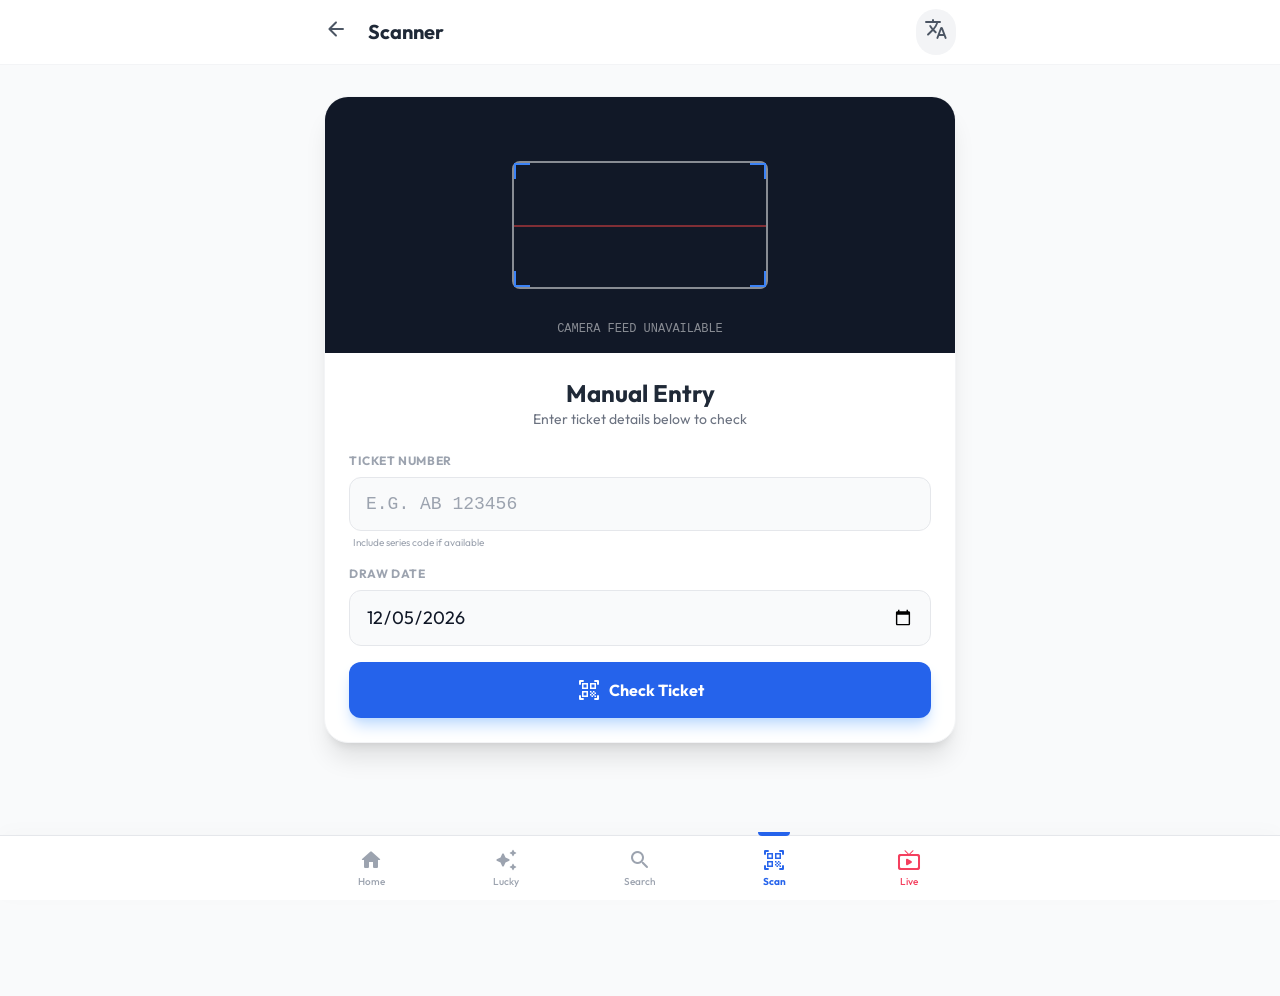
<file: scanner.html>
<!DOCTYPE html>
<html lang="en">

<head>
    <meta charset="UTF-8">
    <meta name="viewport"
        content="width=device-width, initial-scale=1.0, maximum-scale=1.0, user-scalable=no, viewport-fit=cover">
    <title>Ticket Scanner</title>
    <link href="output.css" rel="stylesheet">
    <link rel="manifest" href="manifest.json">
    <link rel="preconnect" href="https://fonts.googleapis.com">
    <link rel="preconnect" href="https://fonts.gstatic.com" crossorigin>
    <link href="https://fonts.googleapis.com/css2?family=Outfit:wght@400;500;600;700;800&display=swap" rel="stylesheet">
    <link href="https://fonts.googleapis.com/icon?family=Material+Icons+Round" rel="stylesheet">
    <style>
        body {
            font-family: 'Outfit', sans-serif;
            -webkit-tap-highlight-color: transparent;
        }

        .glass {
            background: rgba(255, 255, 255, 0.95);
            backdrop-filter: blur(10px);
            -webkit-backdrop-filter: blur(10px);
        }
    </style>
</head>

<body class="bg-gray-50 text-gray-800 min-h-screen pb-24 selection:bg-blue-500 selection:text-white">

    <!-- Header -->
    <header class="fixed top-0 w-full z-40 glass border-b border-gray-100 transition-all duration-300">
        <div class="px-5 h-16 flex items-center justify-between max-w-2xl mx-auto">
            <div class="flex items-center gap-3">
                <button onclick="goBack()"
                    class="p-2 -ml-2 rounded-full hover:bg-gray-100 active:scale-95 transition-all text-gray-600">
                    <span class="material-icons-round text-2xl">arrow_back</span>
                </button>
                <h1 class="text-xl font-bold text-gray-800" id="header-title">Scanner</h1>
            </div>

            <div class="flex items-center gap-2">
                <button id="langIconBtn"
                    class="p-2 rounded-full bg-gray-100 text-gray-600 hover:bg-gray-200 active:scale-95 transition-all">
                    <span class="material-icons-round text-xl">translate</span>
                </button>
            </div>
        </div>
    </header>

    <!-- Language Popup -->
    <div id="langPopup"
        class="hidden fixed inset-0 z-[60] flex items-end sm:items-center justify-center bg-black/40 backdrop-blur-sm transition-opacity">
        <div class="bg-white w-full sm:w-80 rounded-t-2xl sm:rounded-2xl p-6 shadow-2xl transform transition-transform">
            <div class="flex justify-between items-center mb-6">
                <h3 class="text-lg font-bold text-gray-800">Choose Language</h3>
                <button class="p-2 bg-gray-100 rounded-full active:bg-gray-200 transition-colors"
                    onclick="document.getElementById('langPopup').classList.add('hidden')">
                    <span class="material-icons-round text-gray-500">close</span>
                </button>
            </div>
            <div class="space-y-3">
                <button
                    class="lang-popup-btn w-full flex items-center justify-between p-4 rounded-xl border border-gray-100 hover:border-blue-500 hover:bg-blue-50 active:bg-blue-100 transition-all font-medium"
                    data-lang="en">
                    <span>English</span>
                    <span class="text-xl">🇺🇸</span>
                </button>
                <button
                    class="lang-popup-btn w-full flex items-center justify-between p-4 rounded-xl border border-gray-100 hover:border-blue-500 hover:bg-blue-50 active:bg-blue-100 transition-all font-medium"
                    data-lang="ml">
                    <span>മലയാളം</span>
                    <span class="text-xl">🇮🇳</span>
                </button>
                <button
                    class="lang-popup-btn w-full flex items-center justify-between p-4 rounded-xl border border-gray-100 hover:border-blue-500 hover:bg-blue-50 active:bg-blue-100 transition-all font-medium"
                    data-lang="ta">
                    <span>தமிழ்</span>
                    <span class="text-xl">🇮🇳</span>
                </button>
            </div>
        </div>
    </div>

    <main class="pt-24 px-5 max-w-2xl mx-auto min-h-screen space-y-8">

        <div class="bg-white rounded-3xl overflow-hidden shadow-xl border border-gray-100 relative">
            <!-- Fake Camera Viewfinder -->
            <div class="bg-gray-900 h-64 relative flex items-center justify-center overflow-hidden">
                <div
                    class="absolute inset-0 opacity-20 bg-[url('https://www.transparenttextures.com/patterns/carbon-fibre.png')]">
                </div>
                <div class="w-64 h-32 border-2 border-white/50 rounded-lg relative">
                    <div class="absolute top-0 left-0 w-4 h-4 border-t-2 border-l-2 border-blue-500"></div>
                    <div class="absolute top-0 right-0 w-4 h-4 border-t-2 border-r-2 border-blue-500"></div>
                    <div class="absolute bottom-0 left-0 w-4 h-4 border-b-2 border-l-2 border-blue-500"></div>
                    <div class="absolute bottom-0 right-0 w-4 h-4 border-b-2 border-r-2 border-blue-500"></div>
                    <div class="absolute top-1/2 left-0 w-full h-0.5 bg-red-500/50"></div>
                </div>
                <div class="absolute bottom-4 text-white/50 text-xs font-mono">CAMERA FEED UNAVAILABLE</div>
            </div>

            <div class="p-6">
                <div class="text-center mb-6">
                    <h2 class="text-2xl font-bold text-gray-800" id="inputTitle">Manual Entry</h2>
                    <p class="text-gray-500 text-sm">Enter ticket details below to check</p>
                </div>

                <div class="space-y-4">
                    <div>
                        <label class="block text-xs font-bold text-gray-400 uppercase tracking-wider mb-2"
                            id="numberLabel">Ticket Number</label>
                        <input type="text" id="ticketNumber" placeholder="e.g. AB 123456"
                            class="w-full bg-gray-50 border border-gray-200 text-gray-900 text-lg font-mono rounded-xl px-4 py-3 focus:ring-2 focus:ring-blue-500 focus:outline-none transition-all uppercase">
                        <p class="text-[10px] text-gray-400 mt-1 pl-1">Include series code if available</p>
                    </div>

                    <div>
                        <label class="block text-xs font-bold text-gray-400 uppercase tracking-wider mb-2"
                            id="dateLabel">Draw Date</label>
                        <input type="date" id="drawDate"
                            class="w-full bg-gray-50 border border-gray-200 text-gray-900 text-lg rounded-xl px-4 py-3 focus:ring-2 focus:ring-blue-500 focus:outline-none transition-all">
                    </div>

                    <button onclick="processManualInput()"
                        class="w-full bg-blue-600 text-white font-bold py-4 rounded-xl shadow-lg shadow-blue-200 active:scale-95 transition-all flex items-center justify-center gap-2">
                        <span class="material-icons-round">qr_code_scanner</span>
                        <span id="scanButton">Check Ticket</span>
                    </button>
                </div>
            </div>
        </div>

        <div id="scannerResults" class="w-full"></div>

    </main>

    <nav
        class="fixed bottom-0 left-0 w-full bg-white/90 backdrop-blur-md border-t border-gray-200 pb-safe z-40 shadow-[0_-4px_20px_rgba(0,0,0,0.02)]">
        <div class="flex justify-around items-center h-16 max-w-2xl mx-auto">
            <a href="index.html"
                class="flex flex-col items-center justify-center w-full h-full text-gray-400 hover:text-blue-500 transition-colors">
                <span class="material-icons-round text-2xl mb-0.5">home</span>
                <span class="text-[10px] font-medium">Home</span>
            </a>
            <a href="prediction.html"
                class="flex flex-col items-center justify-center w-full h-full text-gray-400 hover:text-blue-500 transition-colors">
                <span class="material-icons-round text-2xl mb-0.5">auto_awesome</span>
                <span class="text-[10px] font-medium">Lucky</span>
            </a>
            <a href="search.html"
                class="flex flex-col items-center justify-center w-full h-full text-gray-400 hover:text-blue-500 transition-colors">
                <span class="material-icons-round text-2xl mb-0.5">search</span>
                <span class="text-[10px] font-medium">Search</span>
            </a>
            <a href="scanner.html"
                class="flex flex-col items-center justify-center w-full h-full text-blue-600 relative">
                <div class="absolute -top-1 w-8 h-1 bg-blue-600 rounded-b-full"></div>
                <span class="material-icons-round text-2xl mb-0.5 animate-bounce-short">qr_code_scanner</span>
                <span class="text-[10px] font-bold">Scan</span>
            </a>
            <a href="live.html"
                class="flex flex-col items-center justify-center w-full h-full text-gray-400 hover:text-blue-500 transition-colors">
                <span class="material-icons-round text-2xl mb-0.5 text-rose-500">live_tv</span>
                <span class="text-[10px] font-medium text-rose-500">Live</span>
            </a>
        </div>
    </nav>

    <script>
        // Logic from previous scanner.html logic

        // UI Strings
        const langStrings = {
            en: {
                pageTitle: "Scanner",
                inputTitle: "Manual Entry",
                numberLabel: "Ticket Number",
                dateLabel: "Draw Date",
                scanButton: "Check Ticket",
                winner: (count) => `🎉 YOU ARE A WINNER! Found ${count} prize(s)`,
                noWin: "No Winning Numbers Found",
                betterLuck: "Better luck next time!",
                viewFullResult: "View Full Result"
            },
            ml: {
                pageTitle: "സ്കാനർ",
                inputTitle: "ടിക്കറ്റ് പരിശോധന",
                numberLabel: "ടിക്കറ്റ് നമ്പർ",
                dateLabel: "തീയതി",
                scanButton: "പരിശോധിക്കുക",
                winner: (count) => `🎉 അഭിനന്ദനങ്ങൾ! ${count} സമ്മാനങ്ങൾ`,
                noWin: "വിജയിച്ച നമ്പറുകൾ ഇല്ല",
                betterLuck: "അടുത്ത തവണ ശ്രമിക്കുക",
                viewFullResult: "ഫലം കാണുക"
            },
            ta: {
                pageTitle: "ஸ்கேனர்",
                inputTitle: "டிக்கெட் சரிபார்ப்பு",
                numberLabel: "டிக்கெட் எண்",
                dateLabel: "தேதி",
                scanButton: "சரிபார்",
                winner: (count) => `🎉 வாழ்த்துக்கள்! ${count} வெற்றிகள்`,
                noWin: "வெற்றி எண்கள் இல்லை",
                betterLuck: "அடுத்த முறை முயற்சிக்கவும்",
                viewFullResult: "முழு முடிவு"
            }
        };

        let currentLang = localStorage.getItem('lang') || 'en';
        let historyData = [];

        function setLang(lang) {
            currentLang = lang;
            localStorage.setItem('lang', lang);
            const t = langStrings[lang];

            document.getElementById('header-title').textContent = t.pageTitle;
            document.getElementById('inputTitle').textContent = t.inputTitle;
            document.getElementById('numberLabel').textContent = t.numberLabel;
            document.getElementById('dateLabel').textContent = t.dateLabel;
            document.getElementById('scanButton').textContent = t.scanButton;

            // Update popups buttons style
            document.querySelectorAll('.lang-popup-btn').forEach(btn => {
                if (btn.dataset.lang === lang) btn.classList.add('bg-blue-50', 'border-blue-500');
                else btn.classList.remove('bg-blue-50', 'border-blue-500');
            });
        }

        // Popup Logic
        const langIconBtn = document.getElementById('langIconBtn');
        const langPopup = document.getElementById('langPopup');

        langIconBtn.addEventListener('click', (e) => {
            e.stopPropagation();
            langPopup.classList.remove('hidden');
        });

        document.body.addEventListener('click', (e) => {
            if (!langPopup.contains(e.target) && !langIconBtn.contains(e.target)) {
                langPopup.classList.add('hidden');
            }
        });

        document.querySelectorAll('.lang-popup-btn').forEach(btn => {
            btn.addEventListener('click', () => {
                setLang(btn.dataset.lang);
                langPopup.classList.add('hidden');
            });
        });

        function goBack() {
            window.history.length > 1 ? window.history.back() : window.location.href = 'index.html';
        }

        async function loadHistory() {
            try {
                const res = await fetch('history.json');
                historyData = await res.json();
                // Default date to today or latest record
                if (historyData.length > 0) {
                    const latest = historyData.sort((a, b) => new Date(b.date) - new Date(a.date))[0];
                    // Ensure format yyyy-mm-dd
                    // history.json date might be "2025-01-01" or "01-01-2025". Standard inputs need YYYY-MM-DD
                    // Assuming history has YYYY-MM-DD or standard format compatible with new Date()
                }
                document.getElementById('drawDate').valueAsDate = new Date();
            } catch (e) {
                console.error(e);
            }
        }

        function processManualInput() {
            const number = document.getElementById('ticketNumber').value.trim();
            const date = document.getElementById('drawDate').value;
            const resultsContainer = document.getElementById('scannerResults');
            const t = langStrings[currentLang];

            if (!number || !date) return;

            // Search logic
            const result = historyData.find(r => r.date === date);

            let winningPrizes = [];

            if (result) {
                const searchLower = number.replace(/\s+/g, '').toLowerCase();
                (result.prizes || []).forEach(p => {
                    (p.winners || []).forEach(w => {
                        const wClean = w.replace(/\s+/g, '').toLowerCase();
                        // Match logic
                        let isMatch = false;
                        if (wClean === searchLower) isMatch = true;
                        // Ends with match (last 4 digits often)
                        else if (searchLower.length >= 4 && wClean.endsWith(searchLower)) isMatch = true;
                        // Or if user entered full ticket PM123456 and winner is 123456 (less likely but possible)

                        if (isMatch) winningPrizes.push({ prize: p.label, amount: p.amount, match: w });
                    });
                });
            }

            if (winningPrizes.length > 0) {
                resultsContainer.innerHTML = `
               <div class="bg-gradient-to-br from-green-500 to-emerald-600 rounded-3xl p-6 text-white text-center shadow-lg mt-6">
                    <div class="bg-white/20 w-16 h-16 rounded-full flex items-center justify-center mx-auto mb-4 backdrop-blur-sm">
                         <span class="text-4xl">🎉</span>
                    </div>
                    <h3 class="text-2xl font-bold mb-1">${t.winner(winningPrizes.length)}</h3>
                    
                    <div class="space-y-3 mt-6">
                        ${winningPrizes.map(p => `
                            <div class="bg-white/10 rounded-xl p-3 border border-white/20 backdrop-blur-sm">
                                <div class="font-bold text-yellow-300 text-lg">${p.prize}</div>
                                <div class="text-sm font-mono opacity-80 mt-1">Ticket: ${p.match}</div>
                                <div class="text-xl font-bold mt-1">₹${p.amount ? parseInt(p.amount).toLocaleString() : ''}</div>
                            </div>
                        `).join('')}
                    </div>
                    
                    <a href="result.html?file=${result ? result.filename : ''}" class="mt-6 inline-block bg-white text-green-600 font-bold py-3 px-8 rounded-xl shadow-lg active:scale-95 transition-all">
                        ${t.viewFullResult}
                    </a>
               </div>
            `;
            } else {
                resultsContainer.innerHTML = `
                <div class="bg-white rounded-2xl p-6 text-center shadow-sm border border-gray-100 mt-6">
                    <div class="bg-red-50 text-red-500 w-16 h-16 rounded-full flex items-center justify-center mx-auto mb-4">
                         <span class="material-icons-round text-3xl">sentiment_dissatisfied</span>
                    </div>
                    <h3 class="font-bold text-gray-800 text-lg mb-1">${t.noWin}</h3>
                    <p class="text-gray-500 text-sm mb-6">${t.betterLuck}</p>
                    
                    ${result ? `<a href="result.html?file=${result.filename}" class="inline-block bg-gray-100 text-gray-700 font-bold py-3 px-6 rounded-xl hover:bg-gray-200 transition-colors text-sm">${t.viewFullResult}</a>` : ''}
                </div>
            `;
            }
        }

        // Init
        setLang(currentLang);
        loadHistory();

    </script>
</body>

</html>
</file>
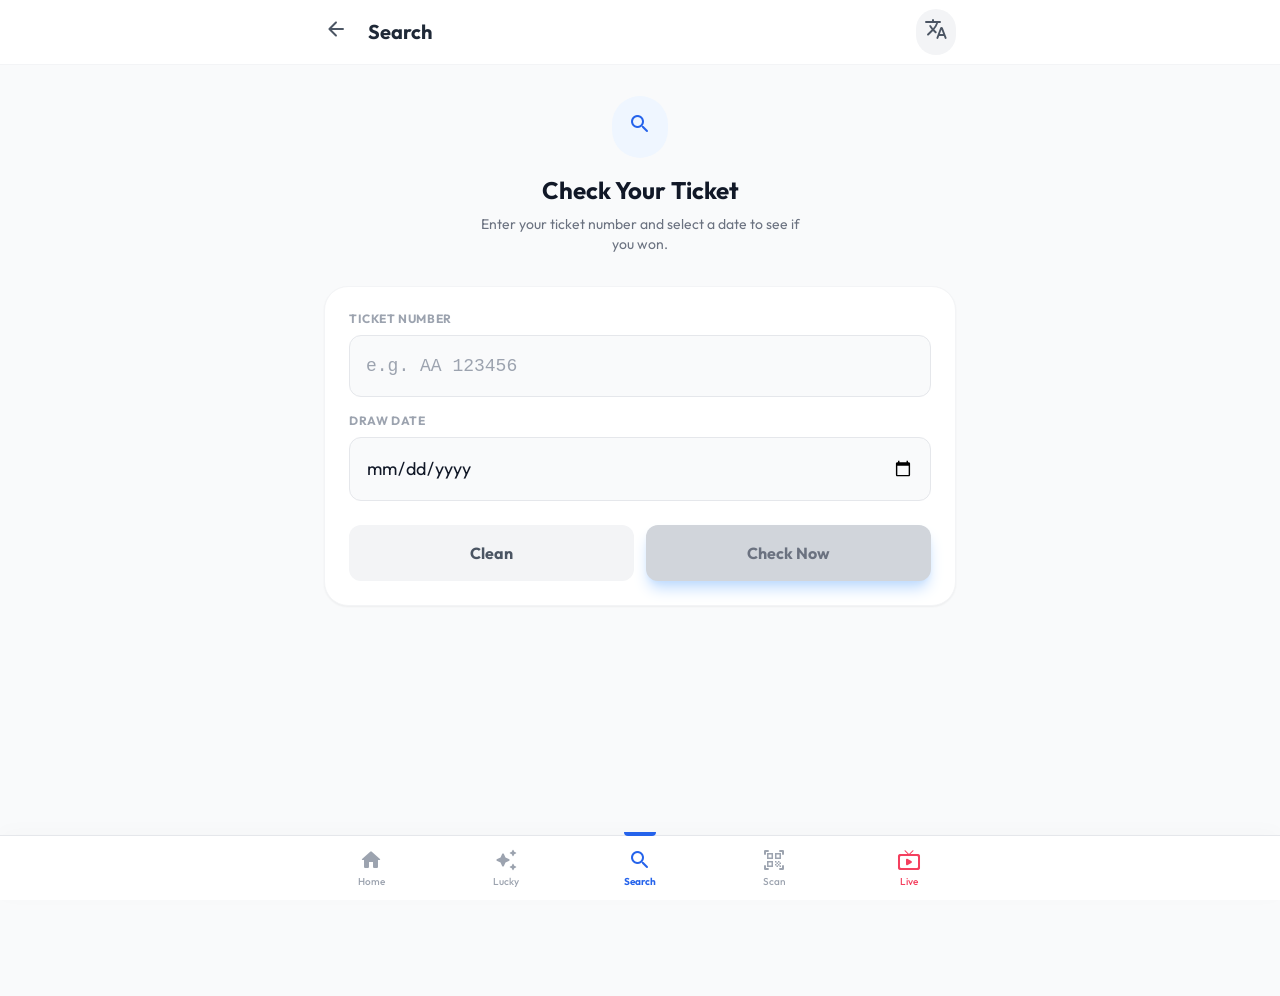
<file: search.html>
<!DOCTYPE html>
<html lang="en">

<head>
    <meta charset="UTF-8">
    <meta name="viewport"
        content="width=device-width, initial-scale=1.0, maximum-scale=1.0, user-scalable=no, viewport-fit=cover">
    <title>Search Tickets</title>
    <link rel="manifest" href="manifest.json">
    <link href="output.css" rel="stylesheet">
    <link rel="preconnect" href="https://fonts.googleapis.com">
    <link rel="preconnect" href="https://fonts.gstatic.com" crossorigin>
    <link href="https://fonts.googleapis.com/css2?family=Outfit:wght@400;500;600;700;800&display=swap" rel="stylesheet">
    <link href="https://fonts.googleapis.com/icon?family=Material+Icons+Round" rel="stylesheet">
    <style>
        body {
            font-family: 'Outfit', sans-serif;
            -webkit-tap-highlight-color: transparent;
        }

        .scrollbar-hide::-webkit-scrollbar {
            display: none;
        }

        .glass {
            background: rgba(255, 255, 255, 0.95);
            backdrop-filter: blur(10px);
            -webkit-backdrop-filter: blur(10px);
        }
    </style>
</head>

<body class="bg-gray-50 text-gray-800 min-h-screen pb-24 selection:bg-blue-500 selection:text-white">

    <!-- Header -->
    <header class="fixed top-0 w-full z-40 glass border-b border-gray-100 transition-all duration-300">
        <div class="px-5 h-16 flex items-center justify-between max-w-2xl mx-auto">
            <div class="flex items-center gap-3">
                <button onclick="goBack()"
                    class="p-2 -ml-2 rounded-full hover:bg-gray-100 active:scale-95 transition-all text-gray-600">
                    <span class="material-icons-round text-2xl">arrow_back</span>
                </button>
                <h1 class="text-xl font-bold text-gray-800" id="header-title">Search</h1>
            </div>

            <div class="flex items-center gap-2">
                <button id="langIconBtn"
                    class="p-2 rounded-full bg-gray-100 text-gray-600 hover:bg-gray-200 active:scale-95 transition-all">
                    <span class="material-icons-round text-xl">translate</span>
                </button>
            </div>
        </div>
    </header>

    <!-- Language Popup -->
    <div id="langPopup"
        class="hidden fixed inset-0 z-[60] flex items-end sm:items-center justify-center bg-black/40 backdrop-blur-sm transition-opacity">
        <div class="bg-white w-full sm:w-80 rounded-t-2xl sm:rounded-2xl p-6 shadow-2xl transform transition-transform">
            <div class="flex justify-between items-center mb-6">
                <h3 class="text-lg font-bold text-gray-800">Choose Language</h3>
                <button class="p-2 bg-gray-100 rounded-full active:bg-gray-200 transition-colors"
                    onclick="document.getElementById('langPopup').classList.add('hidden')">
                    <span class="material-icons-round text-gray-500">close</span>
                </button>
            </div>
            <div class="space-y-3">
                <button
                    class="lang-popup-btn w-full flex items-center justify-between p-4 rounded-xl border border-gray-100 hover:border-blue-500 hover:bg-blue-50 active:bg-blue-100 transition-all font-medium"
                    data-lang="en">
                    <span>English</span>
                    <span class="text-xl">🇺🇸</span>
                </button>
                <button
                    class="lang-popup-btn w-full flex items-center justify-between p-4 rounded-xl border border-gray-100 hover:border-blue-500 hover:bg-blue-50 active:bg-blue-100 transition-all font-medium"
                    data-lang="ml">
                    <span>മലയാളം</span>
                    <span class="text-xl">🇮🇳</span>
                </button>
                <button
                    class="lang-popup-btn w-full flex items-center justify-between p-4 rounded-xl border border-gray-100 hover:border-blue-500 hover:bg-blue-50 active:bg-blue-100 transition-all font-medium"
                    data-lang="ta">
                    <span>தமிழ்</span>
                    <span class="text-xl">🇮🇳</span>
                </button>
            </div>
        </div>
    </div>

    <main class="pt-24 px-5 max-w-2xl mx-auto min-h-screen">

        <div class="text-center mb-8">
            <div class="inline-block p-4 rounded-full bg-blue-50 text-blue-600 mb-4">
                <span class="material-icons-round text-4xl">search</span>
            </div>
            <h2 class="text-2xl font-bold text-gray-900 mb-2" id="searchTitle">Check Your Ticket</h2>
            <p class="text-gray-500 text-sm max-w-xs mx-auto" id="searchDesc">Enter your ticket number and select a date
                to see if you won.</p>
        </div>

        <form class="w-full flex flex-col gap-4 bg-white p-6 rounded-3xl shadow-sm border border-gray-100"
            onsubmit="event.preventDefault();searchNumber();">
            <!-- Number Input -->
            <div>
                <label class="block text-xs font-bold text-gray-400 uppercase tracking-wider mb-2"
                    id="labelNumber">Ticket Number</label>
                <input type="text" id="numberSearchInput" placeholder="e.g. AA 123456" maxlength="20"
                    class="w-full bg-gray-50 border border-gray-200 text-gray-900 text-lg font-mono rounded-xl px-4 py-4 focus:ring-2 focus:ring-blue-500 focus:border-blue-500 focus:outline-none transition-all placeholder-gray-400">
            </div>

            <!-- Date Input -->
            <div>
                <label class="block text-xs font-bold text-gray-400 uppercase tracking-wider mb-2" id="labelDate">Draw
                    Date</label>
                <div class="relative">
                    <input type="date" id="dateSearchInput"
                        class="w-full bg-gray-50 border border-gray-200 text-gray-900 text-lg rounded-xl px-4 py-4 focus:ring-2 focus:ring-blue-500 focus:outline-none transition-all appearance-none">
                    <button type="button" id="clearDateBtn"
                        class="absolute right-4 top-1/2 -translate-y-1/2 text-gray-400 hover:text-red-500 hidden">
                        <span class="material-icons-round">cancel</span>
                    </button>
                </div>
            </div>

            <!-- Buttons -->
            <div class="grid grid-cols-2 gap-3 mt-2">
                <button type="button"
                    class="bg-gray-100 text-gray-600 font-bold py-4 rounded-xl active:scale-95 transition-all flex items-center justify-center gap-2"
                    onclick="clearNumberSearch()">
                    Clean
                </button>
                <button type="submit" id="searchBtn" disabled
                    class="bg-blue-600 disabled:bg-gray-300 disabled:text-gray-500 text-white font-bold py-4 rounded-xl shadow-lg shadow-blue-200 active:scale-95 transition-all flex items-center justify-center gap-2">
                    Check Now
                </button>
            </div>
        </form>

        <div id="numberSearchResults" class="w-full mt-8 space-y-4"></div>

    </main>

    <nav
        class="fixed bottom-0 left-0 w-full bg-white/90 backdrop-blur-md border-t border-gray-200 pb-safe z-40 shadow-[0_-4px_20px_rgba(0,0,0,0.02)]">
        <div class="flex justify-around items-center h-16 max-w-2xl mx-auto">
            <a href="index.html"
                class="flex flex-col items-center justify-center w-full h-full text-gray-400 hover:text-blue-500 transition-colors">
                <span class="material-icons-round text-2xl mb-0.5">home</span>
                <span class="text-[10px] font-medium">Home</span>
            </a>
            <a href="prediction.html"
                class="flex flex-col items-center justify-center w-full h-full text-gray-400 hover:text-blue-500 transition-colors">
                <span class="material-icons-round text-2xl mb-0.5">auto_awesome</span>
                <span class="text-[10px] font-medium">Lucky</span>
            </a>
            <a href="search.html"
                class="flex flex-col items-center justify-center w-full h-full text-blue-600 relative">
                <div class="absolute -top-1 w-8 h-1 bg-blue-600 rounded-b-full"></div>
                <span class="material-icons-round text-2xl mb-0.5 animate-bounce-short">search</span>
                <span class="text-[10px] font-bold">Search</span>
            </a>
            <a href="scanner.html"
                class="flex flex-col items-center justify-center w-full h-full text-gray-400 hover:text-blue-500 transition-colors">
                <span class="material-icons-round text-2xl mb-0.5">qr_code_scanner</span>
                <span class="text-[10px] font-medium">Scan</span>
            </a>
            <a href="live.html"
                class="flex flex-col items-center justify-center w-full h-full text-gray-400 hover:text-blue-500 transition-colors">
                <span class="material-icons-round text-2xl mb-0.5 text-rose-500">live_tv</span>
                <span class="text-[10px] font-medium text-rose-500">Live</span>
            </a>
        </div>
    </nav>

    <script>
        // Existing Logic structure adapted
        const uiStrings = {
            en: {
                header: 'Search',
                searchTitle: 'Check Your Ticket',
                searchDesc: "Enter your ticket number and select a date to see if you won.",
                labelNumber: 'Ticket Number',
                labelDate: 'Draw Date',
                check: 'Check Now',
                clear: 'Clean',
                noResult: 'No result found for this date.',
                notFound: num => `Ticket <span class="font-mono font-bold">${num}</span> did not win any prize on this date.`,
                winner: n => `Congratulations! Found ${n} Winning Entr${n > 1 ? 'ies' : 'y'}`,
                viewResult: 'View Full Result'
            },
            ml: {
                header: 'തിരയുക',
                searchTitle: 'ടിക്കറ്റ് പരിശോധിക്കുക',
                searchDesc: "നമ്പറും തീയതിയും നൽകി വിജയിച്ചോ എന്ന് പരിശോധിക്കുക.",
                labelNumber: 'ടിക്കറ്റ് നമ്പർ',
                labelDate: 'നറുക്കെടുപ്പ് തീയതി',
                check: 'പരിശോധിക്കുക',
                clear: 'മായ്ക്കുക',
                noResult: 'ഈ തീയതിയിൽ ഫലം ലഭ്യമല്ല.',
                notFound: num => `ടിക്കറ്റ് <span class="font-mono font-bold">${num}</span> ഈ തീയതിയിൽ വിജയിച്ചില്ല.`,
                winner: n => `അഭിനന്ദനങ്ങൾ! ${n} സമ്മാനങ്ങൾ ലഭിച്ചു`,
                viewResult: 'ഫലം കാണുക'
            },
            ta: {
                header: 'தேடு',
                searchTitle: 'டிக்கெட் சரிபார்',
                searchDesc: "டிக்கெட் எண் மற்றும் தேதியை உள்ளிட்டு சரிபார்க்கவும்.",
                labelNumber: 'டிக்கெட் எண்',
                labelDate: 'குலுக்கல் தேதி',
                check: 'சரிபார்',
                clear: 'அழி',
                noResult: 'இந்த தேதியில் முடிவு இல்லை.',
                notFound: num => `டிக்கெட் <span class="font-mono font-bold">${num}</span> வெற்றிபெறவில்லை.`,
                winner: n => `வாழ்த்துக்கள்! ${n} வெற்றி`,
                viewResult: 'முழு முடிவு'
            }
        };

        let currentLang = localStorage.getItem('lang') || 'en';

        // UI Elements
        const numberInput = document.getElementById('numberSearchInput');
        const dateInput = document.getElementById('dateSearchInput');
        const searchBtn = document.getElementById('searchBtn');
        const clearDateBtn = document.getElementById('clearDateBtn');
        const resultsContainer = document.getElementById('numberSearchResults');

        // Language Handling
        function setLang(lang) {
            currentLang = lang;
            localStorage.setItem('lang', lang);
            const ui = uiStrings[lang];

            document.getElementById('header-title').textContent = ui.header;
            document.getElementById('searchTitle').textContent = ui.searchTitle;
            document.getElementById('searchDesc').textContent = ui.searchDesc;
            document.getElementById('labelNumber').textContent = ui.labelNumber;
            document.getElementById('labelDate').textContent = ui.labelDate;
            searchBtn.textContent = ui.check;

            // Update popups buttons style
            document.querySelectorAll('.lang-popup-btn').forEach(btn => {
                if (btn.dataset.lang === lang) btn.classList.add('bg-blue-50', 'border-blue-500');
                else btn.classList.remove('bg-blue-50', 'border-blue-500');
            });
        }

        // Popup Logic
        const langIconBtn = document.getElementById('langIconBtn');
        const langPopup = document.getElementById('langPopup');

        langIconBtn.addEventListener('click', (e) => {
            e.stopPropagation();
            langPopup.classList.remove('hidden');
        });

        document.body.addEventListener('click', (e) => {
            if (!langPopup.contains(e.target) && !langIconBtn.contains(e.target)) {
                langPopup.classList.add('hidden');
            }
        });

        document.querySelectorAll('.lang-popup-btn').forEach(btn => {
            btn.addEventListener('click', () => {
                setLang(btn.dataset.lang);
                langPopup.classList.add('hidden');
            });
        });

        // Back nav
        function goBack() {
            window.history.length > 1 ? window.history.back() : window.location.href = 'index.html';
        }

        // Search Logic
        let historyData = [];
        // Try to load history data
        fetch('history.json').then(r => r.json()).then(d => historyData = d).catch(e => console.warn('Local history not found, trying remote', e));

        // Fallback to remote if local fails (simulated by timeout or just parallel? simple retry)
        // Actually simplicity is key. If history.json exists locally (which it does), use it.

        function updateSearchBtnState() {
            searchBtn.disabled = !(numberInput.value.trim() && dateInput.value);
            clearDateBtn.classList.toggle('hidden', !dateInput.value);
        }

        numberInput.addEventListener('input', updateSearchBtnState);
        dateInput.addEventListener('input', updateSearchBtnState);

        clearDateBtn.addEventListener('click', () => {
            dateInput.value = '';
            updateSearchBtnState();
        });

        function clearNumberSearch() {
            numberInput.value = '';
            dateInput.value = '';
            resultsContainer.innerHTML = '';
            updateSearchBtnState();
        }

        function searchNumber() {
            const num = numberInput.value.trim();
            const date = dateInput.value;
            const ui = uiStrings[currentLang];

            if (!num || !date) return;

            // Find result
            const result = historyData.find(r => r.date === date);

            if (!result) {
                resultsContainer.innerHTML = `
                <div class="bg-white rounded-2xl p-6 text-center shadow-sm border border-gray-100">
                    <div class="bg-red-50 text-red-500 w-12 h-12 rounded-full flex items-center justify-center mx-auto mb-3">
                         <span class="material-icons-round">sentiment_dissatisfied</span>
                    </div>
                    <h3 class="font-bold text-gray-800 mb-2">No Draw Found</h3>
                    <p class="text-sm text-gray-500">${ui.noResult}</p>
                </div>
            `;
                return;
            }

            // Check number
            const searchLower = num.replace(/\s+/g, '').toLowerCase();
            let winningPrizes = [];

            (result.prizes || []).forEach(prize => {
                (prize.winners || []).forEach(w => {
                    const wClean = w.replace(/\s+/g, '').toLowerCase();
                    // Matches: exact, series+num, etc (simplified logic from previous)
                    let isMatch = wClean.includes(searchLower);
                    // Implement more strict matching if needed, but for now strict inclusion or start
                    // Using the previous logic for better accuracy:
                    const searchIsLong = searchLower.length > 4;
                    if (wClean === searchLower) isMatch = true;
                    else if (searchIsLong && wClean.startsWith(searchLower)) isMatch = true;
                    else if (wClean.endsWith(searchLower) && searchLower.length >= 4) isMatch = true;

                    if (isMatch) {
                        winningPrizes.push({ prize: prize.label, amount: prize.amount, match: w });
                    }
                });
            });

            if (winningPrizes.length > 0) {
                resultsContainer.innerHTML = `
               <div class="bg-gradient-to-br from-green-500 to-emerald-600 rounded-3xl p-6 text-white text-center shadow-lg transform transition-all hover:scale-[1.02]">
                    <div class="bg-white/20 w-16 h-16 rounded-full flex items-center justify-center mx-auto mb-4 backdrop-blur-sm">
                         <span class="text-4xl">🎉</span>
                    </div>
                    <h3 class="text-2xl font-bold mb-1">${ui.winner(winningPrizes.length)}</h3>
                    <p class="opacity-90 text-sm mb-6">Draw Date: ${result.date}</p>
                    
                    <div class="space-y-3">
                        ${winningPrizes.map(p => `
                            <div class="bg-white/10 rounded-xl p-3 border border-white/20 backdrop-blur-sm">
                                <div class="font-bold text-yellow-300 text-lg">${p.prize}</div>
                                <div class="text-sm font-mono opacity-80 mt-1">Ticket: ${p.match}</div>
                                <div class="text-xl font-bold mt-1">₹${p.amount ? parseInt(p.amount).toLocaleString() : ''}</div>
                            </div>
                        `).join('')}
                    </div>
                    
                    <a href="result.html?file=${result.filename}" class="mt-6 inline-block bg-white text-green-600 font-bold py-3 px-8 rounded-xl shadow-lg active:scale-95 transition-all">
                        ${ui.viewResult}
                    </a>
               </div>
            `;
            } else {
                resultsContainer.innerHTML = `
                <div class="bg-white rounded-2xl p-6 text-center shadow-sm border border-gray-100">
                    <div class="bg-gray-100 text-gray-400 w-16 h-16 rounded-full flex items-center justify-center mx-auto mb-4">
                         <span class="material-icons-round text-3xl">close</span>
                    </div>
                    <p class="text-gray-600 mb-6">${ui.notFound(num)}</p>
                    
                     <a href="result.html?file=${result.filename}" class="inline-block bg-gray-900 text-white font-bold py-3 px-6 rounded-xl shadow active:scale-95 transition-all text-sm">
                        Check Full Results
                    </a>
                </div>
            `;
            }
        }

        // Init
        setLang(currentLang);
    </script>
</body>

</html>
</file>
<file: output.css>
/*
! tailwindcss v3.4.3 | MIT License | https://tailwindcss.com
*/

/*
1. Prevent padding and border from affecting element width. (https://github.com/mozdevs/cssremedy/issues/4)
2. Allow adding a border to an element by just adding a border-width. (https://github.com/tailwindcss/tailwindcss/pull/116)
*/

*,
::before,
::after {
  box-sizing: border-box;
  /* 1 */
  border-width: 0;
  /* 2 */
  border-style: solid;
  /* 2 */
  border-color: #e5e7eb;
  /* 2 */
}

::before,
::after {
  --tw-content: '';
}

/*
1. Use a consistent sensible line-height in all browsers.
2. Prevent adjustments of font size after orientation changes in iOS.
3. Use a more readable tab size.
4. Use the user's configured `sans` font-family by default.
5. Use the user's configured `sans` font-feature-settings by default.
6. Use the user's configured `sans` font-variation-settings by default.
7. Disable tap highlights on iOS
*/

html,
:host {
  line-height: 1.5;
  /* 1 */
  -webkit-text-size-adjust: 100%;
  /* 2 */
  -moz-tab-size: 4;
  /* 3 */
  -o-tab-size: 4;
     tab-size: 4;
  /* 3 */
  font-family: ui-sans-serif, system-ui, sans-serif, "Apple Color Emoji", "Segoe UI Emoji", "Segoe UI Symbol", "Noto Color Emoji";
  /* 4 */
  font-feature-settings: normal;
  /* 5 */
  font-variation-settings: normal;
  /* 6 */
  -webkit-tap-highlight-color: transparent;
  /* 7 */
}

/*
1. Remove the margin in all browsers.
2. Inherit line-height from `html` so users can set them as a class directly on the `html` element.
*/

body {
  margin: 0;
  /* 1 */
  line-height: inherit;
  /* 2 */
}

/*
1. Add the correct height in Firefox.
2. Correct the inheritance of border color in Firefox. (https://bugzilla.mozilla.org/show_bug.cgi?id=190655)
3. Ensure horizontal rules are visible by default.
*/

hr {
  height: 0;
  /* 1 */
  color: inherit;
  /* 2 */
  border-top-width: 1px;
  /* 3 */
}

/*
Add the correct text decoration in Chrome, Edge, and Safari.
*/

abbr:where([title]) {
  -webkit-text-decoration: underline dotted;
          text-decoration: underline dotted;
}

/*
Remove the default font size and weight for headings.
*/

h1,
h2,
h3,
h4,
h5,
h6 {
  font-size: inherit;
  font-weight: inherit;
}

/*
Reset links to optimize for opt-in styling instead of opt-out.
*/

a {
  color: inherit;
  text-decoration: inherit;
}

/*
Add the correct font weight in Edge and Safari.
*/

b,
strong {
  font-weight: bolder;
}

/*
1. Use the user's configured `mono` font-family by default.
2. Use the user's configured `mono` font-feature-settings by default.
3. Use the user's configured `mono` font-variation-settings by default.
4. Correct the odd `em` font sizing in all browsers.
*/

code,
kbd,
samp,
pre {
  font-family: ui-monospace, SFMono-Regular, Menlo, Monaco, Consolas, "Liberation Mono", "Courier New", monospace;
  /* 1 */
  font-feature-settings: normal;
  /* 2 */
  font-variation-settings: normal;
  /* 3 */
  font-size: 1em;
  /* 4 */
}

/*
Add the correct font size in all browsers.
*/

small {
  font-size: 80%;
}

/*
Prevent `sub` and `sup` elements from affecting the line height in all browsers.
*/

sub,
sup {
  font-size: 75%;
  line-height: 0;
  position: relative;
  vertical-align: baseline;
}

sub {
  bottom: -0.25em;
}

sup {
  top: -0.5em;
}

/*
1. Remove text indentation from table contents in Chrome and Safari. (https://bugs.chromium.org/p/chromium/issues/detail?id=999088, https://bugs.webkit.org/show_bug.cgi?id=201297)
2. Correct table border color inheritance in all Chrome and Safari. (https://bugs.chromium.org/p/chromium/issues/detail?id=935729, https://bugs.webkit.org/show_bug.cgi?id=195016)
3. Remove gaps between table borders by default.
*/

table {
  text-indent: 0;
  /* 1 */
  border-color: inherit;
  /* 2 */
  border-collapse: collapse;
  /* 3 */
}

/*
1. Change the font styles in all browsers.
2. Remove the margin in Firefox and Safari.
3. Remove default padding in all browsers.
*/

button,
input,
optgroup,
select,
textarea {
  font-family: inherit;
  /* 1 */
  font-feature-settings: inherit;
  /* 1 */
  font-variation-settings: inherit;
  /* 1 */
  font-size: 100%;
  /* 1 */
  font-weight: inherit;
  /* 1 */
  line-height: inherit;
  /* 1 */
  letter-spacing: inherit;
  /* 1 */
  color: inherit;
  /* 1 */
  margin: 0;
  /* 2 */
  padding: 0;
  /* 3 */
}

/*
Remove the inheritance of text transform in Edge and Firefox.
*/

button,
select {
  text-transform: none;
}

/*
1. Correct the inability to style clickable types in iOS and Safari.
2. Remove default button styles.
*/

button,
input:where([type='button']),
input:where([type='reset']),
input:where([type='submit']) {
  -webkit-appearance: button;
  /* 1 */
  background-color: transparent;
  /* 2 */
  background-image: none;
  /* 2 */
}

/*
Use the modern Firefox focus style for all focusable elements.
*/

:-moz-focusring {
  outline: auto;
}

/*
Remove the additional `:invalid` styles in Firefox. (https://github.com/mozilla/gecko-dev/blob/2f9eacd9d3d995c937b4251a5557d95d494c9be1/layout/style/res/forms.css#L728-L737)
*/

:-moz-ui-invalid {
  box-shadow: none;
}

/*
Add the correct vertical alignment in Chrome and Firefox.
*/

progress {
  vertical-align: baseline;
}

/*
Correct the cursor style of increment and decrement buttons in Safari.
*/

::-webkit-inner-spin-button,
::-webkit-outer-spin-button {
  height: auto;
}

/*
1. Correct the odd appearance in Chrome and Safari.
2. Correct the outline style in Safari.
*/

[type='search'] {
  -webkit-appearance: textfield;
  /* 1 */
  outline-offset: -2px;
  /* 2 */
}

/*
Remove the inner padding in Chrome and Safari on macOS.
*/

::-webkit-search-decoration {
  -webkit-appearance: none;
}

/*
1. Correct the inability to style clickable types in iOS and Safari.
2. Change font properties to `inherit` in Safari.
*/

::-webkit-file-upload-button {
  -webkit-appearance: button;
  /* 1 */
  font: inherit;
  /* 2 */
}

/*
Add the correct display in Chrome and Safari.
*/

summary {
  display: list-item;
}

/*
Removes the default spacing and border for appropriate elements.
*/

blockquote,
dl,
dd,
h1,
h2,
h3,
h4,
h5,
h6,
hr,
figure,
p,
pre {
  margin: 0;
}

fieldset {
  margin: 0;
  padding: 0;
}

legend {
  padding: 0;
}

ol,
ul,
menu {
  list-style: none;
  margin: 0;
  padding: 0;
}

/*
Reset default styling for dialogs.
*/

dialog {
  padding: 0;
}

/*
Prevent resizing textareas horizontally by default.
*/

textarea {
  resize: vertical;
}

/*
1. Reset the default placeholder opacity in Firefox. (https://github.com/tailwindlabs/tailwindcss/issues/3300)
2. Set the default placeholder color to the user's configured gray 400 color.
*/

input::-moz-placeholder, textarea::-moz-placeholder {
  opacity: 1;
  /* 1 */
  color: #9ca3af;
  /* 2 */
}

input::placeholder,
textarea::placeholder {
  opacity: 1;
  /* 1 */
  color: #9ca3af;
  /* 2 */
}

/*
Set the default cursor for buttons.
*/

button,
[role="button"] {
  cursor: pointer;
}

/*
Make sure disabled buttons don't get the pointer cursor.
*/

:disabled {
  cursor: default;
}

/*
1. Make replaced elements `display: block` by default. (https://github.com/mozdevs/cssremedy/issues/14)
2. Add `vertical-align: middle` to align replaced elements more sensibly by default. (https://github.com/jensimmons/cssremedy/issues/14#issuecomment-634934210)
   This can trigger a poorly considered lint error in some tools but is included by design.
*/

img,
svg,
video,
canvas,
audio,
iframe,
embed,
object {
  display: block;
  /* 1 */
  vertical-align: middle;
  /* 2 */
}

/*
Constrain images and videos to the parent width and preserve their intrinsic aspect ratio. (https://github.com/mozdevs/cssremedy/issues/14)
*/

img,
video {
  max-width: 100%;
  height: auto;
}

/* Make elements with the HTML hidden attribute stay hidden by default */

[hidden] {
  display: none;
}

*, ::before, ::after {
  --tw-border-spacing-x: 0;
  --tw-border-spacing-y: 0;
  --tw-translate-x: 0;
  --tw-translate-y: 0;
  --tw-rotate: 0;
  --tw-skew-x: 0;
  --tw-skew-y: 0;
  --tw-scale-x: 1;
  --tw-scale-y: 1;
  --tw-pan-x:  ;
  --tw-pan-y:  ;
  --tw-pinch-zoom:  ;
  --tw-scroll-snap-strictness: proximity;
  --tw-gradient-from-position:  ;
  --tw-gradient-via-position:  ;
  --tw-gradient-to-position:  ;
  --tw-ordinal:  ;
  --tw-slashed-zero:  ;
  --tw-numeric-figure:  ;
  --tw-numeric-spacing:  ;
  --tw-numeric-fraction:  ;
  --tw-ring-inset:  ;
  --tw-ring-offset-width: 0px;
  --tw-ring-offset-color: #fff;
  --tw-ring-color: rgb(59 130 246 / 0.5);
  --tw-ring-offset-shadow: 0 0 #0000;
  --tw-ring-shadow: 0 0 #0000;
  --tw-shadow: 0 0 #0000;
  --tw-shadow-colored: 0 0 #0000;
  --tw-blur:  ;
  --tw-brightness:  ;
  --tw-contrast:  ;
  --tw-grayscale:  ;
  --tw-hue-rotate:  ;
  --tw-invert:  ;
  --tw-saturate:  ;
  --tw-sepia:  ;
  --tw-drop-shadow:  ;
  --tw-backdrop-blur:  ;
  --tw-backdrop-brightness:  ;
  --tw-backdrop-contrast:  ;
  --tw-backdrop-grayscale:  ;
  --tw-backdrop-hue-rotate:  ;
  --tw-backdrop-invert:  ;
  --tw-backdrop-opacity:  ;
  --tw-backdrop-saturate:  ;
  --tw-backdrop-sepia:  ;
  --tw-contain-size:  ;
  --tw-contain-layout:  ;
  --tw-contain-paint:  ;
  --tw-contain-style:  ;
}

::backdrop {
  --tw-border-spacing-x: 0;
  --tw-border-spacing-y: 0;
  --tw-translate-x: 0;
  --tw-translate-y: 0;
  --tw-rotate: 0;
  --tw-skew-x: 0;
  --tw-skew-y: 0;
  --tw-scale-x: 1;
  --tw-scale-y: 1;
  --tw-pan-x:  ;
  --tw-pan-y:  ;
  --tw-pinch-zoom:  ;
  --tw-scroll-snap-strictness: proximity;
  --tw-gradient-from-position:  ;
  --tw-gradient-via-position:  ;
  --tw-gradient-to-position:  ;
  --tw-ordinal:  ;
  --tw-slashed-zero:  ;
  --tw-numeric-figure:  ;
  --tw-numeric-spacing:  ;
  --tw-numeric-fraction:  ;
  --tw-ring-inset:  ;
  --tw-ring-offset-width: 0px;
  --tw-ring-offset-color: #fff;
  --tw-ring-color: rgb(59 130 246 / 0.5);
  --tw-ring-offset-shadow: 0 0 #0000;
  --tw-ring-shadow: 0 0 #0000;
  --tw-shadow: 0 0 #0000;
  --tw-shadow-colored: 0 0 #0000;
  --tw-blur:  ;
  --tw-brightness:  ;
  --tw-contrast:  ;
  --tw-grayscale:  ;
  --tw-hue-rotate:  ;
  --tw-invert:  ;
  --tw-saturate:  ;
  --tw-sepia:  ;
  --tw-drop-shadow:  ;
  --tw-backdrop-blur:  ;
  --tw-backdrop-brightness:  ;
  --tw-backdrop-contrast:  ;
  --tw-backdrop-grayscale:  ;
  --tw-backdrop-hue-rotate:  ;
  --tw-backdrop-invert:  ;
  --tw-backdrop-opacity:  ;
  --tw-backdrop-saturate:  ;
  --tw-backdrop-sepia:  ;
  --tw-contain-size:  ;
  --tw-contain-layout:  ;
  --tw-contain-paint:  ;
  --tw-contain-style:  ;
}

.container {
  width: 100%;
}

@media (min-width: 640px) {
  .container {
    max-width: 640px;
  }
}

@media (min-width: 768px) {
  .container {
    max-width: 768px;
  }
}

@media (min-width: 1024px) {
  .container {
    max-width: 1024px;
  }
}

@media (min-width: 1280px) {
  .container {
    max-width: 1280px;
  }
}

@media (min-width: 1536px) {
  .container {
    max-width: 1536px;
  }
}

.fixed {
  position: fixed;
}

.absolute {
  position: absolute;
}

.relative {
  position: relative;
}

.sticky {
  position: sticky;
}

.inset-0 {
  inset: 0px;
}

.-right-1 {
  right: -0.25rem;
}

.-top-1 {
  top: -0.25rem;
}

.bottom-0 {
  bottom: 0px;
}

.bottom-24 {
  bottom: 6rem;
}

.bottom-4 {
  bottom: 1rem;
}

.left-0 {
  left: 0px;
}

.right-0 {
  right: 0px;
}

.right-4 {
  right: 1rem;
}

.right-5 {
  right: 1.25rem;
}

.top-0 {
  top: 0px;
}

.top-1\/2 {
  top: 50%;
}

.top-20 {
  top: 5rem;
}

.z-10 {
  z-index: 10;
}

.z-30 {
  z-index: 30;
}

.z-40 {
  z-index: 40;
}

.z-50 {
  z-index: 50;
}

.z-\[60\] {
  z-index: 60;
}

.col-span-full {
  grid-column: 1 / -1;
}

.mx-auto {
  margin-left: auto;
  margin-right: auto;
}

.-ml-2 {
  margin-left: -0.5rem;
}

.mb-0 {
  margin-bottom: 0px;
}

.mb-0\.5 {
  margin-bottom: 0.125rem;
}

.mb-1 {
  margin-bottom: 0.25rem;
}

.mb-2 {
  margin-bottom: 0.5rem;
}

.mb-3 {
  margin-bottom: 0.75rem;
}

.mb-4 {
  margin-bottom: 1rem;
}

.mb-6 {
  margin-bottom: 1.5rem;
}

.mb-8 {
  margin-bottom: 2rem;
}

.ml-2 {
  margin-left: 0.5rem;
}

.ml-4 {
  margin-left: 1rem;
}

.mt-1 {
  margin-top: 0.25rem;
}

.mt-2 {
  margin-top: 0.5rem;
}

.mt-4 {
  margin-top: 1rem;
}

.mt-6 {
  margin-top: 1.5rem;
}

.mt-8 {
  margin-top: 2rem;
}

.block {
  display: block;
}

.inline-block {
  display: inline-block;
}

.flex {
  display: flex;
}

.inline-flex {
  display: inline-flex;
}

.grid {
  display: grid;
}

.hidden {
  display: none;
}

.aspect-video {
  aspect-ratio: 16 / 9;
}

.h-0 {
  height: 0px;
}

.h-0\.5 {
  height: 0.125rem;
}

.h-1 {
  height: 0.25rem;
}

.h-1\.5 {
  height: 0.375rem;
}

.h-10 {
  height: 2.5rem;
}

.h-12 {
  height: 3rem;
}

.h-14 {
  height: 3.5rem;
}

.h-16 {
  height: 4rem;
}

.h-2 {
  height: 0.5rem;
}

.h-32 {
  height: 8rem;
}

.h-4 {
  height: 1rem;
}

.h-48 {
  height: 12rem;
}

.h-64 {
  height: 16rem;
}

.h-8 {
  height: 2rem;
}

.h-full {
  height: 100%;
}

.max-h-48 {
  max-height: 12rem;
}

.min-h-\[300px\] {
  min-height: 300px;
}

.min-h-screen {
  min-height: 100vh;
}

.w-1 {
  width: 0.25rem;
}

.w-1\.5 {
  width: 0.375rem;
}

.w-10 {
  width: 2.5rem;
}

.w-12 {
  width: 3rem;
}

.w-14 {
  width: 3.5rem;
}

.w-16 {
  width: 4rem;
}

.w-2 {
  width: 0.5rem;
}

.w-4 {
  width: 1rem;
}

.w-64 {
  width: 16rem;
}

.w-8 {
  width: 2rem;
}

.w-full {
  width: 100%;
}

.min-w-0 {
  min-width: 0px;
}

.max-w-2xl {
  max-width: 42rem;
}

.max-w-xs {
  max-width: 20rem;
}

.flex-1 {
  flex: 1 1 0%;
}

.flex-shrink-0 {
  flex-shrink: 0;
}

.shrink-0 {
  flex-shrink: 0;
}

.origin-left {
  transform-origin: left;
}

.-translate-y-1\/2 {
  --tw-translate-y: -50%;
  transform: translate(var(--tw-translate-x), var(--tw-translate-y)) rotate(var(--tw-rotate)) skewX(var(--tw-skew-x)) skewY(var(--tw-skew-y)) scaleX(var(--tw-scale-x)) scaleY(var(--tw-scale-y));
}

.transform {
  transform: translate(var(--tw-translate-x), var(--tw-translate-y)) rotate(var(--tw-rotate)) skewX(var(--tw-skew-x)) skewY(var(--tw-skew-y)) scaleX(var(--tw-scale-x)) scaleY(var(--tw-scale-y));
}

@keyframes pulse {
  50% {
    opacity: .5;
  }
}

.animate-pulse {
  animation: pulse 2s cubic-bezier(0.4, 0, 0.6, 1) infinite;
}

@keyframes spin {
  to {
    transform: rotate(360deg);
  }
}

.animate-spin {
  animation: spin 1s linear infinite;
}

.cursor-pointer {
  cursor: pointer;
}

.select-none {
  -webkit-user-select: none;
     -moz-user-select: none;
          user-select: none;
}

.snap-x {
  scroll-snap-type: x var(--tw-scroll-snap-strictness);
}

.snap-start {
  scroll-snap-align: start;
}

.appearance-none {
  -webkit-appearance: none;
     -moz-appearance: none;
          appearance: none;
}

.grid-cols-1 {
  grid-template-columns: repeat(1, minmax(0, 1fr));
}

.grid-cols-2 {
  grid-template-columns: repeat(2, minmax(0, 1fr));
}

.grid-cols-3 {
  grid-template-columns: repeat(3, minmax(0, 1fr));
}

.grid-cols-4 {
  grid-template-columns: repeat(4, minmax(0, 1fr));
}

.flex-col {
  flex-direction: column;
}

.flex-wrap {
  flex-wrap: wrap;
}

.items-start {
  align-items: flex-start;
}

.items-end {
  align-items: flex-end;
}

.items-center {
  align-items: center;
}

.justify-center {
  justify-content: center;
}

.justify-between {
  justify-content: space-between;
}

.justify-around {
  justify-content: space-around;
}

.gap-1 {
  gap: 0.25rem;
}

.gap-1\.5 {
  gap: 0.375rem;
}

.gap-2 {
  gap: 0.5rem;
}

.gap-3 {
  gap: 0.75rem;
}

.gap-4 {
  gap: 1rem;
}

.space-y-2 > :not([hidden]) ~ :not([hidden]) {
  --tw-space-y-reverse: 0;
  margin-top: calc(0.5rem * calc(1 - var(--tw-space-y-reverse)));
  margin-bottom: calc(0.5rem * var(--tw-space-y-reverse));
}

.space-y-3 > :not([hidden]) ~ :not([hidden]) {
  --tw-space-y-reverse: 0;
  margin-top: calc(0.75rem * calc(1 - var(--tw-space-y-reverse)));
  margin-bottom: calc(0.75rem * var(--tw-space-y-reverse));
}

.space-y-4 > :not([hidden]) ~ :not([hidden]) {
  --tw-space-y-reverse: 0;
  margin-top: calc(1rem * calc(1 - var(--tw-space-y-reverse)));
  margin-bottom: calc(1rem * var(--tw-space-y-reverse));
}

.space-y-6 > :not([hidden]) ~ :not([hidden]) {
  --tw-space-y-reverse: 0;
  margin-top: calc(1.5rem * calc(1 - var(--tw-space-y-reverse)));
  margin-bottom: calc(1.5rem * var(--tw-space-y-reverse));
}

.space-y-8 > :not([hidden]) ~ :not([hidden]) {
  --tw-space-y-reverse: 0;
  margin-top: calc(2rem * calc(1 - var(--tw-space-y-reverse)));
  margin-bottom: calc(2rem * var(--tw-space-y-reverse));
}

.self-center {
  align-self: center;
}

.overflow-hidden {
  overflow: hidden;
}

.overflow-x-auto {
  overflow-x: auto;
}

.overflow-y-auto {
  overflow-y: auto;
}

.truncate {
  overflow: hidden;
  text-overflow: ellipsis;
  white-space: nowrap;
}

.rounded {
  border-radius: 0.25rem;
}

.rounded-2xl {
  border-radius: 1rem;
}

.rounded-3xl {
  border-radius: 1.5rem;
}

.rounded-full {
  border-radius: 9999px;
}

.rounded-lg {
  border-radius: 0.5rem;
}

.rounded-md {
  border-radius: 0.375rem;
}

.rounded-xl {
  border-radius: 0.75rem;
}

.rounded-b-full {
  border-bottom-right-radius: 9999px;
  border-bottom-left-radius: 9999px;
}

.rounded-t-2xl {
  border-top-left-radius: 1rem;
  border-top-right-radius: 1rem;
}

.border {
  border-width: 1px;
}

.border-2 {
  border-width: 2px;
}

.border-4 {
  border-width: 4px;
}

.border-b {
  border-bottom-width: 1px;
}

.border-b-2 {
  border-bottom-width: 2px;
}

.border-l-2 {
  border-left-width: 2px;
}

.border-r-2 {
  border-right-width: 2px;
}

.border-t {
  border-top-width: 1px;
}

.border-t-2 {
  border-top-width: 2px;
}

.border-blue-500 {
  --tw-border-opacity: 1;
  border-color: rgb(59 130 246 / var(--tw-border-opacity));
}

.border-gray-100 {
  --tw-border-opacity: 1;
  border-color: rgb(243 244 246 / var(--tw-border-opacity));
}

.border-gray-200 {
  --tw-border-opacity: 1;
  border-color: rgb(229 231 235 / var(--tw-border-opacity));
}

.border-gray-50 {
  --tw-border-opacity: 1;
  border-color: rgb(249 250 251 / var(--tw-border-opacity));
}

.border-green-200 {
  --tw-border-opacity: 1;
  border-color: rgb(187 247 208 / var(--tw-border-opacity));
}

.border-red-200 {
  --tw-border-opacity: 1;
  border-color: rgb(254 202 202 / var(--tw-border-opacity));
}

.border-transparent {
  border-color: transparent;
}

.border-white\/20 {
  border-color: rgb(255 255 255 / 0.2);
}

.border-white\/50 {
  border-color: rgb(255 255 255 / 0.5);
}

.border-yellow-100 {
  --tw-border-opacity: 1;
  border-color: rgb(254 249 195 / var(--tw-border-opacity));
}

.border-t-transparent {
  border-top-color: transparent;
}

.bg-black {
  --tw-bg-opacity: 1;
  background-color: rgb(0 0 0 / var(--tw-bg-opacity));
}

.bg-black\/40 {
  background-color: rgb(0 0 0 / 0.4);
}

.bg-blue-100 {
  --tw-bg-opacity: 1;
  background-color: rgb(219 234 254 / var(--tw-bg-opacity));
}

.bg-blue-50 {
  --tw-bg-opacity: 1;
  background-color: rgb(239 246 255 / var(--tw-bg-opacity));
}

.bg-blue-600 {
  --tw-bg-opacity: 1;
  background-color: rgb(37 99 235 / var(--tw-bg-opacity));
}

.bg-emerald-100 {
  --tw-bg-opacity: 1;
  background-color: rgb(209 250 229 / var(--tw-bg-opacity));
}

.bg-gray-100 {
  --tw-bg-opacity: 1;
  background-color: rgb(243 244 246 / var(--tw-bg-opacity));
}

.bg-gray-50 {
  --tw-bg-opacity: 1;
  background-color: rgb(249 250 251 / var(--tw-bg-opacity));
}

.bg-gray-50\/50 {
  background-color: rgb(249 250 251 / 0.5);
}

.bg-gray-900 {
  --tw-bg-opacity: 1;
  background-color: rgb(17 24 39 / var(--tw-bg-opacity));
}

.bg-green-200 {
  --tw-bg-opacity: 1;
  background-color: rgb(187 247 208 / var(--tw-bg-opacity));
}

.bg-green-50 {
  --tw-bg-opacity: 1;
  background-color: rgb(240 253 244 / var(--tw-bg-opacity));
}

.bg-orange-100 {
  --tw-bg-opacity: 1;
  background-color: rgb(255 237 213 / var(--tw-bg-opacity));
}

.bg-pink-100 {
  --tw-bg-opacity: 1;
  background-color: rgb(252 231 243 / var(--tw-bg-opacity));
}

.bg-purple-100 {
  --tw-bg-opacity: 1;
  background-color: rgb(243 232 255 / var(--tw-bg-opacity));
}

.bg-red-100 {
  --tw-bg-opacity: 1;
  background-color: rgb(254 226 226 / var(--tw-bg-opacity));
}

.bg-red-50 {
  --tw-bg-opacity: 1;
  background-color: rgb(254 242 242 / var(--tw-bg-opacity));
}

.bg-red-500 {
  --tw-bg-opacity: 1;
  background-color: rgb(239 68 68 / var(--tw-bg-opacity));
}

.bg-red-500\/50 {
  background-color: rgb(239 68 68 / 0.5);
}

.bg-rose-600 {
  --tw-bg-opacity: 1;
  background-color: rgb(225 29 72 / var(--tw-bg-opacity));
}

.bg-white {
  --tw-bg-opacity: 1;
  background-color: rgb(255 255 255 / var(--tw-bg-opacity));
}

.bg-white\/10 {
  background-color: rgb(255 255 255 / 0.1);
}

.bg-white\/20 {
  background-color: rgb(255 255 255 / 0.2);
}

.bg-white\/90 {
  background-color: rgb(255 255 255 / 0.9);
}

.bg-yellow-100 {
  --tw-bg-opacity: 1;
  background-color: rgb(254 249 195 / var(--tw-bg-opacity));
}

.bg-yellow-50 {
  --tw-bg-opacity: 1;
  background-color: rgb(254 252 232 / var(--tw-bg-opacity));
}

.bg-\[url\(\'https\:\/\/www\.transparenttextures\.com\/patterns\/carbon-fibre\.png\'\)\] {
  background-image: url('https://www.transparenttextures.com/patterns/carbon-fibre.png');
}

.bg-\[url\(\'https\:\/\/www\.transparenttextures\.com\/patterns\/cubes\.png\'\)\] {
  background-image: url('https://www.transparenttextures.com/patterns/cubes.png');
}

.bg-gradient-to-b {
  background-image: linear-gradient(to bottom, var(--tw-gradient-stops));
}

.bg-gradient-to-br {
  background-image: linear-gradient(to bottom right, var(--tw-gradient-stops));
}

.bg-gradient-to-r {
  background-image: linear-gradient(to right, var(--tw-gradient-stops));
}

.bg-gradient-to-tr {
  background-image: linear-gradient(to top right, var(--tw-gradient-stops));
}

.from-blue-400 {
  --tw-gradient-from: #60a5fa var(--tw-gradient-from-position);
  --tw-gradient-to: rgb(96 165 250 / 0) var(--tw-gradient-to-position);
  --tw-gradient-stops: var(--tw-gradient-from), var(--tw-gradient-to);
}

.from-blue-600 {
  --tw-gradient-from: #2563eb var(--tw-gradient-from-position);
  --tw-gradient-to: rgb(37 99 235 / 0) var(--tw-gradient-to-position);
  --tw-gradient-stops: var(--tw-gradient-from), var(--tw-gradient-to);
}

.from-blue-700 {
  --tw-gradient-from: #1d4ed8 var(--tw-gradient-from-position);
  --tw-gradient-to: rgb(29 78 216 / 0) var(--tw-gradient-to-position);
  --tw-gradient-stops: var(--tw-gradient-from), var(--tw-gradient-to);
}

.from-emerald-400 {
  --tw-gradient-from: #34d399 var(--tw-gradient-from-position);
  --tw-gradient-to: rgb(52 211 153 / 0) var(--tw-gradient-to-position);
  --tw-gradient-stops: var(--tw-gradient-from), var(--tw-gradient-to);
}

.from-green-500 {
  --tw-gradient-from: #22c55e var(--tw-gradient-from-position);
  --tw-gradient-to: rgb(34 197 94 / 0) var(--tw-gradient-to-position);
  --tw-gradient-stops: var(--tw-gradient-from), var(--tw-gradient-to);
}

.from-orange-400 {
  --tw-gradient-from: #fb923c var(--tw-gradient-from-position);
  --tw-gradient-to: rgb(251 146 60 / 0) var(--tw-gradient-to-position);
  --tw-gradient-stops: var(--tw-gradient-from), var(--tw-gradient-to);
}

.from-purple-400 {
  --tw-gradient-from: #c084fc var(--tw-gradient-from-position);
  --tw-gradient-to: rgb(192 132 252 / 0) var(--tw-gradient-to-position);
  --tw-gradient-stops: var(--tw-gradient-from), var(--tw-gradient-to);
}

.from-purple-600 {
  --tw-gradient-from: #9333ea var(--tw-gradient-from-position);
  --tw-gradient-to: rgb(147 51 234 / 0) var(--tw-gradient-to-position);
  --tw-gradient-stops: var(--tw-gradient-from), var(--tw-gradient-to);
}

.from-red-600 {
  --tw-gradient-from: #dc2626 var(--tw-gradient-from-position);
  --tw-gradient-to: rgb(220 38 38 / 0) var(--tw-gradient-to-position);
  --tw-gradient-stops: var(--tw-gradient-from), var(--tw-gradient-to);
}

.from-yellow-400 {
  --tw-gradient-from: #facc15 var(--tw-gradient-from-position);
  --tw-gradient-to: rgb(250 204 21 / 0) var(--tw-gradient-to-position);
  --tw-gradient-stops: var(--tw-gradient-from), var(--tw-gradient-to);
}

.to-blue-600 {
  --tw-gradient-to: #2563eb var(--tw-gradient-to-position);
}

.to-emerald-600 {
  --tw-gradient-to: #059669 var(--tw-gradient-to-position);
}

.to-indigo-600 {
  --tw-gradient-to: #4f46e5 var(--tw-gradient-to-position);
}

.to-indigo-700 {
  --tw-gradient-to: #4338ca var(--tw-gradient-to-position);
}

.to-orange-500 {
  --tw-gradient-to: #f97316 var(--tw-gradient-to-position);
}

.to-orange-600 {
  --tw-gradient-to: #ea580c var(--tw-gradient-to-position);
}

.to-purple-600 {
  --tw-gradient-to: #9333ea var(--tw-gradient-to-position);
}

.to-red-500 {
  --tw-gradient-to: #ef4444 var(--tw-gradient-to-position);
}

.bg-clip-text {
  -webkit-background-clip: text;
          background-clip: text;
}

.object-cover {
  -o-object-fit: cover;
     object-fit: cover;
}

.p-2 {
  padding: 0.5rem;
}

.p-3 {
  padding: 0.75rem;
}

.p-4 {
  padding: 1rem;
}

.p-5 {
  padding: 1.25rem;
}

.p-6 {
  padding: 1.5rem;
}

.p-8 {
  padding: 2rem;
}

.px-0 {
  padding-left: 0px;
  padding-right: 0px;
}

.px-1 {
  padding-left: 0.25rem;
  padding-right: 0.25rem;
}

.px-1\.5 {
  padding-left: 0.375rem;
  padding-right: 0.375rem;
}

.px-2 {
  padding-left: 0.5rem;
  padding-right: 0.5rem;
}

.px-3 {
  padding-left: 0.75rem;
  padding-right: 0.75rem;
}

.px-4 {
  padding-left: 1rem;
  padding-right: 1rem;
}

.px-5 {
  padding-left: 1.25rem;
  padding-right: 1.25rem;
}

.px-6 {
  padding-left: 1.5rem;
  padding-right: 1.5rem;
}

.px-8 {
  padding-left: 2rem;
  padding-right: 2rem;
}

.py-0 {
  padding-top: 0px;
  padding-bottom: 0px;
}

.py-0\.5 {
  padding-top: 0.125rem;
  padding-bottom: 0.125rem;
}

.py-1 {
  padding-top: 0.25rem;
  padding-bottom: 0.25rem;
}

.py-1\.5 {
  padding-top: 0.375rem;
  padding-bottom: 0.375rem;
}

.py-2 {
  padding-top: 0.5rem;
  padding-bottom: 0.5rem;
}

.py-20 {
  padding-top: 5rem;
  padding-bottom: 5rem;
}

.py-3 {
  padding-top: 0.75rem;
  padding-bottom: 0.75rem;
}

.py-4 {
  padding-top: 1rem;
  padding-bottom: 1rem;
}

.py-8 {
  padding-top: 2rem;
  padding-bottom: 2rem;
}

.pb-2 {
  padding-bottom: 0.5rem;
}

.pb-24 {
  padding-bottom: 6rem;
}

.pb-3 {
  padding-bottom: 0.75rem;
}

.pb-4 {
  padding-bottom: 1rem;
}

.pl-1 {
  padding-left: 0.25rem;
}

.pt-1 {
  padding-top: 0.25rem;
}

.pt-20 {
  padding-top: 5rem;
}

.pt-24 {
  padding-top: 6rem;
}

.pt-32 {
  padding-top: 8rem;
}

.text-left {
  text-align: left;
}

.text-center {
  text-align: center;
}

.text-right {
  text-align: right;
}

.font-mono {
  font-family: ui-monospace, SFMono-Regular, Menlo, Monaco, Consolas, "Liberation Mono", "Courier New", monospace;
}

.text-2xl {
  font-size: 1.5rem;
  line-height: 2rem;
}

.text-3xl {
  font-size: 1.875rem;
  line-height: 2.25rem;
}

.text-4xl {
  font-size: 2.25rem;
  line-height: 2.5rem;
}

.text-5xl {
  font-size: 3rem;
  line-height: 1;
}

.text-6xl {
  font-size: 3.75rem;
  line-height: 1;
}

.text-9xl {
  font-size: 8rem;
  line-height: 1;
}

.text-\[10px\] {
  font-size: 10px;
}

.text-base {
  font-size: 1rem;
  line-height: 1.5rem;
}

.text-lg {
  font-size: 1.125rem;
  line-height: 1.75rem;
}

.text-sm {
  font-size: 0.875rem;
  line-height: 1.25rem;
}

.text-xl {
  font-size: 1.25rem;
  line-height: 1.75rem;
}

.text-xs {
  font-size: 0.75rem;
  line-height: 1rem;
}

.font-black {
  font-weight: 900;
}

.font-bold {
  font-weight: 700;
}

.font-medium {
  font-weight: 500;
}

.font-semibold {
  font-weight: 600;
}

.uppercase {
  text-transform: uppercase;
}

.italic {
  font-style: italic;
}

.leading-relaxed {
  line-height: 1.625;
}

.leading-tight {
  line-height: 1.25;
}

.tracking-wide {
  letter-spacing: 0.025em;
}

.tracking-wider {
  letter-spacing: 0.05em;
}

.tracking-widest {
  letter-spacing: 0.1em;
}

.text-blue-600 {
  --tw-text-opacity: 1;
  color: rgb(37 99 235 / var(--tw-text-opacity));
}

.text-emerald-600 {
  --tw-text-opacity: 1;
  color: rgb(5 150 105 / var(--tw-text-opacity));
}

.text-gray-300 {
  --tw-text-opacity: 1;
  color: rgb(209 213 219 / var(--tw-text-opacity));
}

.text-gray-400 {
  --tw-text-opacity: 1;
  color: rgb(156 163 175 / var(--tw-text-opacity));
}

.text-gray-500 {
  --tw-text-opacity: 1;
  color: rgb(107 114 128 / var(--tw-text-opacity));
}

.text-gray-600 {
  --tw-text-opacity: 1;
  color: rgb(75 85 99 / var(--tw-text-opacity));
}

.text-gray-700 {
  --tw-text-opacity: 1;
  color: rgb(55 65 81 / var(--tw-text-opacity));
}

.text-gray-800 {
  --tw-text-opacity: 1;
  color: rgb(31 41 55 / var(--tw-text-opacity));
}

.text-gray-900 {
  --tw-text-opacity: 1;
  color: rgb(17 24 39 / var(--tw-text-opacity));
}

.text-green-600 {
  --tw-text-opacity: 1;
  color: rgb(22 163 74 / var(--tw-text-opacity));
}

.text-green-700 {
  --tw-text-opacity: 1;
  color: rgb(21 128 61 / var(--tw-text-opacity));
}

.text-green-800 {
  --tw-text-opacity: 1;
  color: rgb(22 101 52 / var(--tw-text-opacity));
}

.text-green-900 {
  --tw-text-opacity: 1;
  color: rgb(20 83 45 / var(--tw-text-opacity));
}

.text-indigo-600 {
  --tw-text-opacity: 1;
  color: rgb(79 70 229 / var(--tw-text-opacity));
}

.text-orange-600 {
  --tw-text-opacity: 1;
  color: rgb(234 88 12 / var(--tw-text-opacity));
}

.text-pink-600 {
  --tw-text-opacity: 1;
  color: rgb(219 39 119 / var(--tw-text-opacity));
}

.text-purple-600 {
  --tw-text-opacity: 1;
  color: rgb(147 51 234 / var(--tw-text-opacity));
}

.text-red-100 {
  --tw-text-opacity: 1;
  color: rgb(254 226 226 / var(--tw-text-opacity));
}

.text-red-500 {
  --tw-text-opacity: 1;
  color: rgb(239 68 68 / var(--tw-text-opacity));
}

.text-red-600 {
  --tw-text-opacity: 1;
  color: rgb(220 38 38 / var(--tw-text-opacity));
}

.text-red-800 {
  --tw-text-opacity: 1;
  color: rgb(153 27 27 / var(--tw-text-opacity));
}

.text-rose-500 {
  --tw-text-opacity: 1;
  color: rgb(244 63 94 / var(--tw-text-opacity));
}

.text-transparent {
  color: transparent;
}

.text-white {
  --tw-text-opacity: 1;
  color: rgb(255 255 255 / var(--tw-text-opacity));
}

.text-white\/50 {
  color: rgb(255 255 255 / 0.5);
}

.text-yellow-300 {
  --tw-text-opacity: 1;
  color: rgb(253 224 71 / var(--tw-text-opacity));
}

.text-yellow-800 {
  --tw-text-opacity: 1;
  color: rgb(133 77 14 / var(--tw-text-opacity));
}

.placeholder-gray-400::-moz-placeholder {
  --tw-placeholder-opacity: 1;
  color: rgb(156 163 175 / var(--tw-placeholder-opacity));
}

.placeholder-gray-400::placeholder {
  --tw-placeholder-opacity: 1;
  color: rgb(156 163 175 / var(--tw-placeholder-opacity));
}

.opacity-10 {
  opacity: 0.1;
}

.opacity-20 {
  opacity: 0.2;
}

.opacity-80 {
  opacity: 0.8;
}

.opacity-90 {
  opacity: 0.9;
}

.shadow {
  --tw-shadow: 0 1px 3px 0 rgb(0 0 0 / 0.1), 0 1px 2px -1px rgb(0 0 0 / 0.1);
  --tw-shadow-colored: 0 1px 3px 0 var(--tw-shadow-color), 0 1px 2px -1px var(--tw-shadow-color);
  box-shadow: var(--tw-ring-offset-shadow, 0 0 #0000), var(--tw-ring-shadow, 0 0 #0000), var(--tw-shadow);
}

.shadow-2xl {
  --tw-shadow: 0 25px 50px -12px rgb(0 0 0 / 0.25);
  --tw-shadow-colored: 0 25px 50px -12px var(--tw-shadow-color);
  box-shadow: var(--tw-ring-offset-shadow, 0 0 #0000), var(--tw-ring-shadow, 0 0 #0000), var(--tw-shadow);
}

.shadow-\[0_-4px_20px_rgba\(0\2c 0\2c 0\2c 0\.02\)\] {
  --tw-shadow: 0 -4px 20px rgba(0,0,0,0.02);
  --tw-shadow-colored: 0 -4px 20px var(--tw-shadow-color);
  box-shadow: var(--tw-ring-offset-shadow, 0 0 #0000), var(--tw-ring-shadow, 0 0 #0000), var(--tw-shadow);
}

.shadow-inner {
  --tw-shadow: inset 0 2px 4px 0 rgb(0 0 0 / 0.05);
  --tw-shadow-colored: inset 0 2px 4px 0 var(--tw-shadow-color);
  box-shadow: var(--tw-ring-offset-shadow, 0 0 #0000), var(--tw-ring-shadow, 0 0 #0000), var(--tw-shadow);
}

.shadow-lg {
  --tw-shadow: 0 10px 15px -3px rgb(0 0 0 / 0.1), 0 4px 6px -4px rgb(0 0 0 / 0.1);
  --tw-shadow-colored: 0 10px 15px -3px var(--tw-shadow-color), 0 4px 6px -4px var(--tw-shadow-color);
  box-shadow: var(--tw-ring-offset-shadow, 0 0 #0000), var(--tw-ring-shadow, 0 0 #0000), var(--tw-shadow);
}

.shadow-md {
  --tw-shadow: 0 4px 6px -1px rgb(0 0 0 / 0.1), 0 2px 4px -2px rgb(0 0 0 / 0.1);
  --tw-shadow-colored: 0 4px 6px -1px var(--tw-shadow-color), 0 2px 4px -2px var(--tw-shadow-color);
  box-shadow: var(--tw-ring-offset-shadow, 0 0 #0000), var(--tw-ring-shadow, 0 0 #0000), var(--tw-shadow);
}

.shadow-sm {
  --tw-shadow: 0 1px 2px 0 rgb(0 0 0 / 0.05);
  --tw-shadow-colored: 0 1px 2px 0 var(--tw-shadow-color);
  box-shadow: var(--tw-ring-offset-shadow, 0 0 #0000), var(--tw-ring-shadow, 0 0 #0000), var(--tw-shadow);
}

.shadow-xl {
  --tw-shadow: 0 20px 25px -5px rgb(0 0 0 / 0.1), 0 8px 10px -6px rgb(0 0 0 / 0.1);
  --tw-shadow-colored: 0 20px 25px -5px var(--tw-shadow-color), 0 8px 10px -6px var(--tw-shadow-color);
  box-shadow: var(--tw-ring-offset-shadow, 0 0 #0000), var(--tw-ring-shadow, 0 0 #0000), var(--tw-shadow);
}

.shadow-blue-200 {
  --tw-shadow-color: #bfdbfe;
  --tw-shadow: var(--tw-shadow-colored);
}

.shadow-emerald-200 {
  --tw-shadow-color: #a7f3d0;
  --tw-shadow: var(--tw-shadow-colored);
}

.shadow-orange-200 {
  --tw-shadow-color: #fed7aa;
  --tw-shadow: var(--tw-shadow-colored);
}

.shadow-purple-200 {
  --tw-shadow-color: #e9d5ff;
  --tw-shadow: var(--tw-shadow-colored);
}

.shadow-rose-200 {
  --tw-shadow-color: #fecdd3;
  --tw-shadow: var(--tw-shadow-colored);
}

.outline {
  outline-style: solid;
}

.ring-2 {
  --tw-ring-offset-shadow: var(--tw-ring-inset) 0 0 0 var(--tw-ring-offset-width) var(--tw-ring-offset-color);
  --tw-ring-shadow: var(--tw-ring-inset) 0 0 0 calc(2px + var(--tw-ring-offset-width)) var(--tw-ring-color);
  box-shadow: var(--tw-ring-offset-shadow), var(--tw-ring-shadow), var(--tw-shadow, 0 0 #0000);
}

.ring-green-500 {
  --tw-ring-opacity: 1;
  --tw-ring-color: rgb(34 197 94 / var(--tw-ring-opacity));
}

.ring-yellow-400 {
  --tw-ring-opacity: 1;
  --tw-ring-color: rgb(250 204 21 / var(--tw-ring-opacity));
}

.blur {
  --tw-blur: blur(8px);
  filter: var(--tw-blur) var(--tw-brightness) var(--tw-contrast) var(--tw-grayscale) var(--tw-hue-rotate) var(--tw-invert) var(--tw-saturate) var(--tw-sepia) var(--tw-drop-shadow);
}

.filter {
  filter: var(--tw-blur) var(--tw-brightness) var(--tw-contrast) var(--tw-grayscale) var(--tw-hue-rotate) var(--tw-invert) var(--tw-saturate) var(--tw-sepia) var(--tw-drop-shadow);
}

.backdrop-blur-md {
  --tw-backdrop-blur: blur(12px);
  -webkit-backdrop-filter: var(--tw-backdrop-blur) var(--tw-backdrop-brightness) var(--tw-backdrop-contrast) var(--tw-backdrop-grayscale) var(--tw-backdrop-hue-rotate) var(--tw-backdrop-invert) var(--tw-backdrop-opacity) var(--tw-backdrop-saturate) var(--tw-backdrop-sepia);
          backdrop-filter: var(--tw-backdrop-blur) var(--tw-backdrop-brightness) var(--tw-backdrop-contrast) var(--tw-backdrop-grayscale) var(--tw-backdrop-hue-rotate) var(--tw-backdrop-invert) var(--tw-backdrop-opacity) var(--tw-backdrop-saturate) var(--tw-backdrop-sepia);
}

.backdrop-blur-sm {
  --tw-backdrop-blur: blur(4px);
  -webkit-backdrop-filter: var(--tw-backdrop-blur) var(--tw-backdrop-brightness) var(--tw-backdrop-contrast) var(--tw-backdrop-grayscale) var(--tw-backdrop-hue-rotate) var(--tw-backdrop-invert) var(--tw-backdrop-opacity) var(--tw-backdrop-saturate) var(--tw-backdrop-sepia);
          backdrop-filter: var(--tw-backdrop-blur) var(--tw-backdrop-brightness) var(--tw-backdrop-contrast) var(--tw-backdrop-grayscale) var(--tw-backdrop-hue-rotate) var(--tw-backdrop-invert) var(--tw-backdrop-opacity) var(--tw-backdrop-saturate) var(--tw-backdrop-sepia);
}

.backdrop-filter {
  -webkit-backdrop-filter: var(--tw-backdrop-blur) var(--tw-backdrop-brightness) var(--tw-backdrop-contrast) var(--tw-backdrop-grayscale) var(--tw-backdrop-hue-rotate) var(--tw-backdrop-invert) var(--tw-backdrop-opacity) var(--tw-backdrop-saturate) var(--tw-backdrop-sepia);
          backdrop-filter: var(--tw-backdrop-blur) var(--tw-backdrop-brightness) var(--tw-backdrop-contrast) var(--tw-backdrop-grayscale) var(--tw-backdrop-hue-rotate) var(--tw-backdrop-invert) var(--tw-backdrop-opacity) var(--tw-backdrop-saturate) var(--tw-backdrop-sepia);
}

.transition {
  transition-property: color, background-color, border-color, text-decoration-color, fill, stroke, opacity, box-shadow, transform, filter, -webkit-backdrop-filter;
  transition-property: color, background-color, border-color, text-decoration-color, fill, stroke, opacity, box-shadow, transform, filter, backdrop-filter;
  transition-property: color, background-color, border-color, text-decoration-color, fill, stroke, opacity, box-shadow, transform, filter, backdrop-filter, -webkit-backdrop-filter;
  transition-timing-function: cubic-bezier(0.4, 0, 0.2, 1);
  transition-duration: 150ms;
}

.transition-all {
  transition-property: all;
  transition-timing-function: cubic-bezier(0.4, 0, 0.2, 1);
  transition-duration: 150ms;
}

.transition-colors {
  transition-property: color, background-color, border-color, text-decoration-color, fill, stroke;
  transition-timing-function: cubic-bezier(0.4, 0, 0.2, 1);
  transition-duration: 150ms;
}

.transition-opacity {
  transition-property: opacity;
  transition-timing-function: cubic-bezier(0.4, 0, 0.2, 1);
  transition-duration: 150ms;
}

.transition-transform {
  transition-property: transform;
  transition-timing-function: cubic-bezier(0.4, 0, 0.2, 1);
  transition-duration: 150ms;
}

.duration-200 {
  transition-duration: 200ms;
}

.duration-300 {
  transition-duration: 300ms;
}

.animate-bounce-short {
  animation: bounce-short 1s infinite;
}

@keyframes bounce-short {
  0%, 100% {
    transform: translateY(-10%);
    animation-timing-function: cubic-bezier(0.8, 0, 1, 1);
  }

  50% {
    transform: translateY(0);
    animation-timing-function: cubic-bezier(0, 0, 0.2, 1);
  }
}

.pb-safe {
  padding-bottom: env(safe-area-inset-bottom);
}

.selection\:bg-blue-500 *::-moz-selection {
  --tw-bg-opacity: 1;
  background-color: rgb(59 130 246 / var(--tw-bg-opacity));
}

.selection\:bg-blue-500 *::selection {
  --tw-bg-opacity: 1;
  background-color: rgb(59 130 246 / var(--tw-bg-opacity));
}

.selection\:text-white *::-moz-selection {
  --tw-text-opacity: 1;
  color: rgb(255 255 255 / var(--tw-text-opacity));
}

.selection\:text-white *::selection {
  --tw-text-opacity: 1;
  color: rgb(255 255 255 / var(--tw-text-opacity));
}

.selection\:bg-blue-500::-moz-selection {
  --tw-bg-opacity: 1;
  background-color: rgb(59 130 246 / var(--tw-bg-opacity));
}

.selection\:bg-blue-500::selection {
  --tw-bg-opacity: 1;
  background-color: rgb(59 130 246 / var(--tw-bg-opacity));
}

.selection\:text-white::-moz-selection {
  --tw-text-opacity: 1;
  color: rgb(255 255 255 / var(--tw-text-opacity));
}

.selection\:text-white::selection {
  --tw-text-opacity: 1;
  color: rgb(255 255 255 / var(--tw-text-opacity));
}

.hover\:scale-\[1\.02\]:hover {
  --tw-scale-x: 1.02;
  --tw-scale-y: 1.02;
  transform: translate(var(--tw-translate-x), var(--tw-translate-y)) rotate(var(--tw-rotate)) skewX(var(--tw-skew-x)) skewY(var(--tw-skew-y)) scaleX(var(--tw-scale-x)) scaleY(var(--tw-scale-y));
}

.hover\:border-blue-200:hover {
  --tw-border-opacity: 1;
  border-color: rgb(191 219 254 / var(--tw-border-opacity));
}

.hover\:border-blue-500:hover {
  --tw-border-opacity: 1;
  border-color: rgb(59 130 246 / var(--tw-border-opacity));
}

.hover\:bg-blue-50:hover {
  --tw-bg-opacity: 1;
  background-color: rgb(239 246 255 / var(--tw-bg-opacity));
}

.hover\:bg-blue-700:hover {
  --tw-bg-opacity: 1;
  background-color: rgb(29 78 216 / var(--tw-bg-opacity));
}

.hover\:bg-gray-100:hover {
  --tw-bg-opacity: 1;
  background-color: rgb(243 244 246 / var(--tw-bg-opacity));
}

.hover\:bg-gray-200:hover {
  --tw-bg-opacity: 1;
  background-color: rgb(229 231 235 / var(--tw-bg-opacity));
}

.hover\:text-blue-500:hover {
  --tw-text-opacity: 1;
  color: rgb(59 130 246 / var(--tw-text-opacity));
}

.hover\:text-red-500:hover {
  --tw-text-opacity: 1;
  color: rgb(239 68 68 / var(--tw-text-opacity));
}

.focus\:border-blue-500:focus {
  --tw-border-opacity: 1;
  border-color: rgb(59 130 246 / var(--tw-border-opacity));
}

.focus\:outline-none:focus {
  outline: 2px solid transparent;
  outline-offset: 2px;
}

.focus\:ring-2:focus {
  --tw-ring-offset-shadow: var(--tw-ring-inset) 0 0 0 var(--tw-ring-offset-width) var(--tw-ring-offset-color);
  --tw-ring-shadow: var(--tw-ring-inset) 0 0 0 calc(2px + var(--tw-ring-offset-width)) var(--tw-ring-color);
  box-shadow: var(--tw-ring-offset-shadow), var(--tw-ring-shadow), var(--tw-shadow, 0 0 #0000);
}

.focus\:ring-blue-500:focus {
  --tw-ring-opacity: 1;
  --tw-ring-color: rgb(59 130 246 / var(--tw-ring-opacity));
}

.active\:scale-90:active {
  --tw-scale-x: .9;
  --tw-scale-y: .9;
  transform: translate(var(--tw-translate-x), var(--tw-translate-y)) rotate(var(--tw-rotate)) skewX(var(--tw-skew-x)) skewY(var(--tw-skew-y)) scaleX(var(--tw-scale-x)) scaleY(var(--tw-scale-y));
}

.active\:scale-95:active {
  --tw-scale-x: .95;
  --tw-scale-y: .95;
  transform: translate(var(--tw-translate-x), var(--tw-translate-y)) rotate(var(--tw-rotate)) skewX(var(--tw-skew-x)) skewY(var(--tw-skew-y)) scaleX(var(--tw-scale-x)) scaleY(var(--tw-scale-y));
}

.active\:scale-\[0\.98\]:active {
  --tw-scale-x: 0.98;
  --tw-scale-y: 0.98;
  transform: translate(var(--tw-translate-x), var(--tw-translate-y)) rotate(var(--tw-rotate)) skewX(var(--tw-skew-x)) skewY(var(--tw-skew-y)) scaleX(var(--tw-scale-x)) scaleY(var(--tw-scale-y));
}

.active\:bg-blue-100:active {
  --tw-bg-opacity: 1;
  background-color: rgb(219 234 254 / var(--tw-bg-opacity));
}

.active\:bg-gray-200:active {
  --tw-bg-opacity: 1;
  background-color: rgb(229 231 235 / var(--tw-bg-opacity));
}

.disabled\:bg-gray-300:disabled {
  --tw-bg-opacity: 1;
  background-color: rgb(209 213 219 / var(--tw-bg-opacity));
}

.disabled\:text-gray-500:disabled {
  --tw-text-opacity: 1;
  color: rgb(107 114 128 / var(--tw-text-opacity));
}

.group:hover .group-hover\:scale-110 {
  --tw-scale-x: 1.1;
  --tw-scale-y: 1.1;
  transform: translate(var(--tw-translate-x), var(--tw-translate-y)) rotate(var(--tw-rotate)) skewX(var(--tw-skew-x)) skewY(var(--tw-skew-y)) scaleX(var(--tw-scale-x)) scaleY(var(--tw-scale-y));
}

.group:hover .group-hover\:border-blue-200 {
  --tw-border-opacity: 1;
  border-color: rgb(191 219 254 / var(--tw-border-opacity));
}

.group:hover .group-hover\:bg-blue-50 {
  --tw-bg-opacity: 1;
  background-color: rgb(239 246 255 / var(--tw-bg-opacity));
}

.group:hover .group-hover\:text-blue-500 {
  --tw-text-opacity: 1;
  color: rgb(59 130 246 / var(--tw-text-opacity));
}

.group:hover .group-hover\:text-blue-600 {
  --tw-text-opacity: 1;
  color: rgb(37 99 235 / var(--tw-text-opacity));
}

.group:hover .group-hover\:opacity-60 {
  opacity: 0.6;
}

@media (min-width: 640px) {
  .sm\:w-80 {
    width: 20rem;
  }

  .sm\:grid-cols-4 {
    grid-template-columns: repeat(4, minmax(0, 1fr));
  }

  .sm\:grid-cols-6 {
    grid-template-columns: repeat(6, minmax(0, 1fr));
  }

  .sm\:items-center {
    align-items: center;
  }

  .sm\:rounded-2xl {
    border-radius: 1rem;
  }
}
</file>
